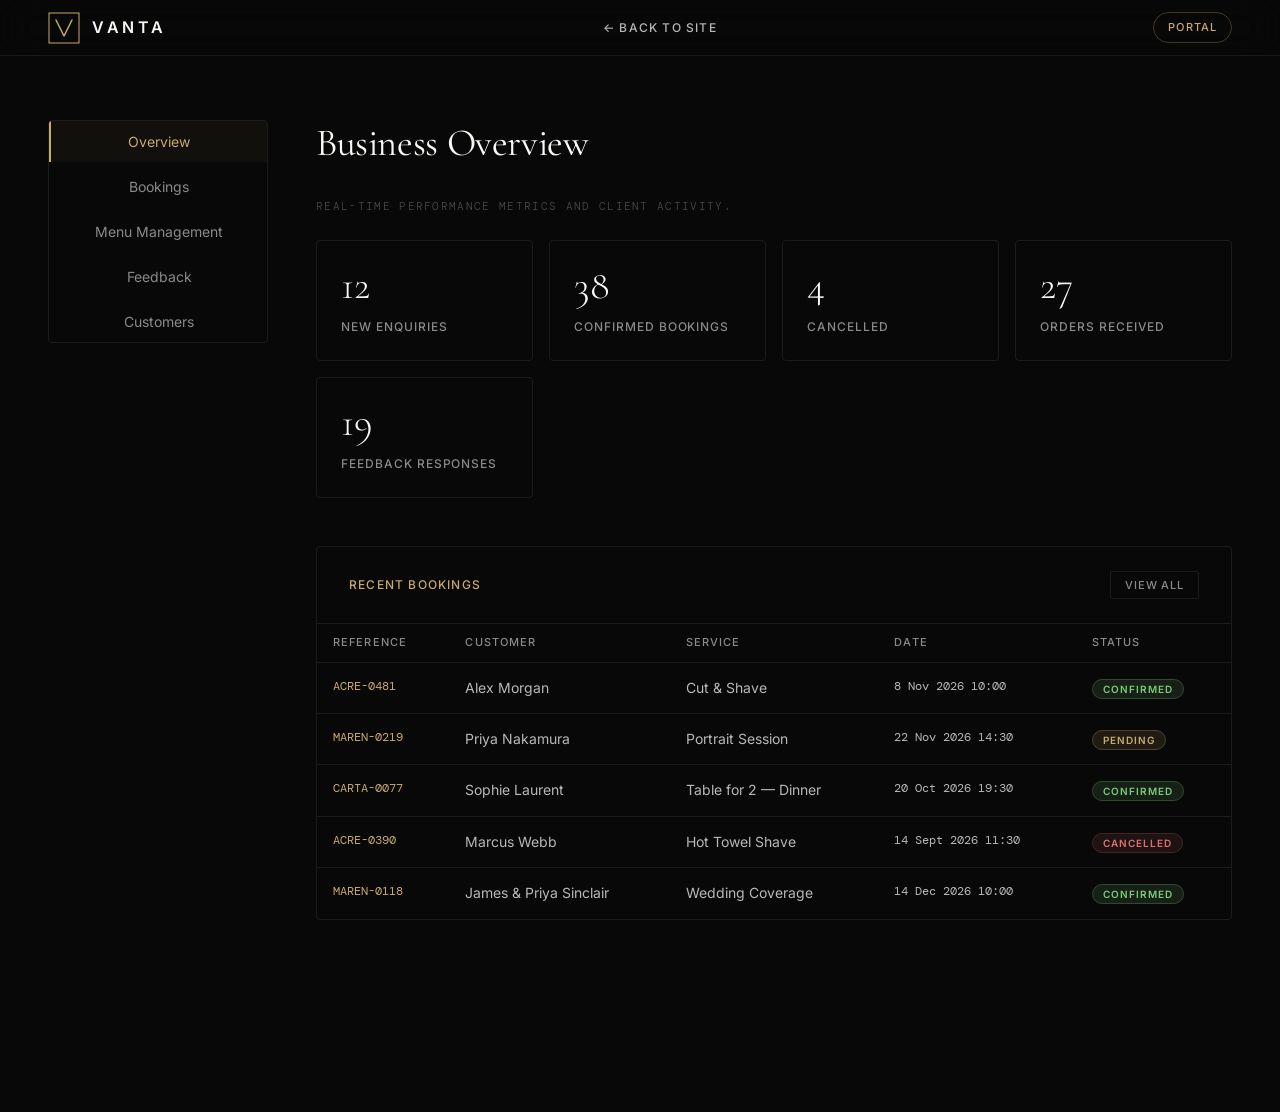
<file: vanta/admin.html>
<!DOCTYPE html>
<html lang="en">
<head>
  <meta charset="UTF-8" />
  <meta name="viewport" content="width=device-width, initial-scale=1.0" />
  <meta name="robots" content="noindex, nofollow" />
  <title>VANTA — Management Portal</title>
  <link rel="preconnect" href="https://fonts.googleapis.com" />
  <link rel="preconnect" href="https://fonts.gstatic.com" crossorigin />
  <link rel="stylesheet" href="assets/css/design-system.css" />
  <link rel="stylesheet" href="assets/css/header.css" />
  <link rel="stylesheet" href="assets/css/sections.css" />
  <link rel="icon" href="data:image/svg+xml,<svg xmlns='http://www.w3.org/2000/svg' viewBox='0 0 32 32'><rect width='32' height='32' fill='%23080808'/><text x='16' y='22' font-size='18' text-anchor='middle' fill='%23c9a96e' font-family='serif'>V</text></svg>" />
  <style>
    .admin-tab { display: none; }
    .admin-tab.active { display: block; }
    .admin-table { width: 100%; border-collapse: collapse; }
    .admin-table th {
      font-size: 0.6875rem; font-weight: 500; letter-spacing: 0.1em;
      text-transform: uppercase; color: var(--text-muted);
      padding: 10px var(--space-4); text-align: left;
      border-bottom: 1px solid var(--border);
    }
    .admin-table td {
      font-size: 0.875rem; color: var(--text-secondary);
      padding: 14px var(--space-4); border-bottom: 1px solid var(--border);
      vertical-align: top;
    }
    .admin-table tr:last-child td { border-bottom: none; }
    .admin-table tr:hover td { background: var(--bg-elevated); }
    .menu-item-admin {
      display: grid; grid-template-columns: 1fr auto;
      gap: var(--space-4); align-items: center;
      padding: var(--space-4) 0; border-bottom: 1px solid var(--border);
    }
    .menu-item-admin:last-child { border-bottom: none; }
    .admin-action-btn {
      font-size: 0.6875rem; font-weight: 500; letter-spacing: 0.08em;
      text-transform: uppercase; padding: 6px 14px;
      border: 1px solid var(--border); border-radius: var(--radius-sm);
      color: var(--text-muted); cursor: pointer; background: transparent;
      transition: all 150ms ease;
    }
    .admin-action-btn:hover { border-color: var(--c-gold); color: var(--c-gold); }
    .admin-action-btn--danger:hover { border-color: #e07070; color: #e07070; }
  </style>
</head>
<body>

<div class="toast-container" id="toast-container" aria-live="polite"></div>

<!-- Header -->
<header id="site-header" class="scrolled" role="banner">
  <div class="header-inner">
    <a href="index.html" class="brand" aria-label="VANTA home">
      <div class="brand-mark" aria-hidden="true">
        <svg viewBox="0 0 32 32" fill="none" xmlns="http://www.w3.org/2000/svg">
          <rect x="1" y="1" width="30" height="30" stroke="#c9a96e" stroke-width="1"/>
          <path d="M8 8 L16 24 L24 8" stroke="#c9a96e" stroke-width="1.5" fill="none" stroke-linecap="round" stroke-linejoin="round"/>
        </svg>
      </div>
      <span class="brand-name">Vanta</span>
    </a>
    <nav aria-label="Admin navigation" style="display:flex;align-items:center;gap:0;">
      <a href="index.html" class="nav-link">← Back to Site</a>
    </nav>
    <div class="header-actions">
      <span class="t-label" style="font-size:0.6875rem;padding:6px 14px;border:1px solid rgba(201,169,110,0.3);border-radius:100px;">Portal</span>
    </div>
  </div>
</header>

<main class="admin-page" id="main-content">
  <div class="admin-layout">

    <!-- Sidebar -->
    <aside>
      <div class="account-sidebar" role="navigation" aria-label="Admin navigation">
        <button class="account-nav-item active" data-admin-tab="overview">Overview</button>
        <button class="account-nav-item" data-admin-tab="bookings">Bookings</button>
        <button class="account-nav-item" data-admin-tab="menu">Menu Management</button>
        <button class="account-nav-item" data-admin-tab="feedback">Feedback</button>
        <button class="account-nav-item" data-admin-tab="customers">Customers</button>
      </div>
    </aside>

    <!-- Main content -->
    <div>

      <!-- Overview -->
      <div class="admin-tab active" id="admin-tab-overview">
        <h1 class="t-title" style="margin-bottom:var(--space-6);">Business Overview</h1>
        <p class="t-caption" style="margin-bottom:var(--space-5);color:var(--c-ash);">Real-time performance metrics and client activity.</p>
        <div class="admin-metrics">
          <div class="metric-card">
            <span class="metric-value">12</span>
            <span class="metric-label">New Enquiries</span>
          </div>
          <div class="metric-card">
            <span class="metric-value">38</span>
            <span class="metric-label">Confirmed Bookings</span>
          </div>
          <div class="metric-card">
            <span class="metric-value">4</span>
            <span class="metric-label">Cancelled</span>
          </div>
          <div class="metric-card">
            <span class="metric-value">27</span>
            <span class="metric-label">Orders Received</span>
          </div>
          <div class="metric-card">
            <span class="metric-value">19</span>
            <span class="metric-label">Feedback Responses</span>
          </div>
        </div>

        <div style="margin-top:var(--space-7);">
          <div class="account-section">
            <div class="account-section-header">
              <h2 class="t-label">Recent Bookings</h2>
              <button class="admin-action-btn" onclick="document.querySelector('[data-admin-tab=bookings]').click()">View all</button>
            </div>
            <div class="account-section-body" style="padding:0;">
              <table class="admin-table" aria-label="Recent bookings">
                <thead>
                  <tr>
                    <th>Reference</th>
                    <th>Customer</th>
                    <th>Service</th>
                    <th>Date</th>
                    <th>Status</th>
                  </tr>
                </thead>
                <tbody id="recent-bookings-tbody"></tbody>
              </table>
            </div>
          </div>
        </div>
      </div>

      <!-- Bookings -->
      <div class="admin-tab" id="admin-tab-bookings">
        <div style="display:flex;justify-content:space-between;align-items:center;margin-bottom:var(--space-6);flex-wrap:wrap;gap:var(--space-4);">
          <h1 class="t-title">Bookings</h1>
          <div style="display:flex;gap:var(--space-2);">
            <button class="admin-action-btn booking-status-filter active" data-status-filter="all" aria-pressed="true">All</button>
            <button class="admin-action-btn booking-status-filter" data-status-filter="confirmed" aria-pressed="false">Confirmed</button>
            <button class="admin-action-btn booking-status-filter" data-status-filter="pending" aria-pressed="false">Pending</button>
            <button class="admin-action-btn booking-status-filter" data-status-filter="cancelled" aria-pressed="false">Cancelled</button>
          </div>
        </div>
        <div class="account-section">
          <div class="account-section-body" style="padding:0;">
            <table class="admin-table" aria-label="All bookings">
              <thead>
                <tr>
                  <th>Reference</th>
                  <th>Customer</th>
                  <th>Service</th>
                  <th>Date & Time</th>
                  <th>Price</th>
                  <th>Status</th>
                  <th>Actions</th>
                </tr>
              </thead>
              <tbody id="bookings-tbody"></tbody>
            </table>
          </div>
        </div>
      </div>

      <!-- Menu Management -->
      <div class="admin-tab" id="admin-tab-menu">
        <div style="display:flex;justify-content:space-between;align-items:center;margin-bottom:var(--space-6);flex-wrap:wrap;gap:var(--space-4);">
          <h1 class="t-title">Menu Management</h1>
          <button class="btn btn--primary" onclick="showToast('Add item form would open here in a full implementation.', 'success')">+ Add Item</button>
        </div>
        <div class="account-section">
          <div class="account-section-body" id="menu-admin-list"></div>
        </div>
      </div>

      <!-- Feedback -->
      <div class="admin-tab" id="admin-tab-feedback">
        <h1 class="t-title" style="margin-bottom:var(--space-6);">Feedback Responses</h1>
        <div id="feedback-admin-content">
          <div class="account-section">
            <div class="account-section-header">
              <h2 class="t-label">Stored Responses (from this browser)</h2>
              <button class="admin-action-btn" id="clear-feedback-btn">Clear All</button>
            </div>
            <div class="account-section-body" id="feedback-admin-list">
              <p class="t-body" style="color:var(--text-muted);font-size:0.875rem;">No feedback stored yet. Submit the feedback form on the homepage to see responses here.</p>
            </div>
          </div>
        </div>
      </div>

      <!-- Customers -->
      <div class="admin-tab" id="admin-tab-customers">
        <h1 class="t-title" style="margin-bottom:var(--space-6);">Customers</h1>
        <div class="account-section">
          <div class="account-section-body" style="padding:0;">
            <table class="admin-table" aria-label="Customer list">
              <thead>
                <tr>
                  <th>Name</th>
                  <th>Email</th>
                  <th>Bookings</th>
                  <th>Last Visit</th>
                  <th>Status</th>
                </tr>
              </thead>
              <tbody id="customers-tbody"></tbody>
            </table>
          </div>
        </div>
        <p class="t-caption" style="margin-top:var(--space-4);color:var(--c-ash);">Centralized customer directory and engagement records.</p>
      </div>

    </div>
  </div>
</main>

<script src="assets/js/data.js"></script>
<script>
(function() {
  'use strict';

  /* ── Toast ── */
  window.showToast = function (message, type) {
    const container = document.getElementById('toast-container');
    if (!container) return;
    const toast = document.createElement('div');
    toast.className = 'toast' + (type ? ' toast--' + type : '');
    toast.textContent = message;
    toast.setAttribute('role', 'status');
    container.appendChild(toast);
    setTimeout(() => {
      toast.style.opacity = '0';
      toast.style.transform = 'translateY(8px)';
      toast.style.transition = 'opacity 300ms ease, transform 300ms ease';
      setTimeout(() => toast.remove(), 300);
    }, 3000);
  };

  /* ── Admin tabs ── */
  const tabBtns = document.querySelectorAll('[data-admin-tab]');
  const tabs = document.querySelectorAll('.admin-tab');

  tabBtns.forEach(btn => {
    btn.addEventListener('click', () => {
      tabBtns.forEach(b => b.classList.remove('active'));
      tabs.forEach(t => t.classList.remove('active'));
      btn.classList.add('active');
      document.getElementById('admin-tab-' + btn.dataset.adminTab)?.classList.add('active');
    });
  });

  /* ── Booking data ── */
  const baseBookings = VANTA.bookings || VANTA.demoBookings || [];
  const allBookings = [
    ...baseBookings,
    { ref: 'MAREN-0118', service: 'Wedding Coverage', date: '2026-12-14', time: '10:00', business: 'Maren Voigt Photography', status: 'confirmed', price: '£2,200', customer: 'James & Priya Sinclair', email: 'sinclair@example.com' },
    { ref: 'ACRE-0512', service: 'Beard Sculpture', date: '2026-10-18', time: '15:30', business: 'Acre Barbershop', status: 'pending', price: '£30', customer: 'David Chen', email: 'd.chen@example.com' },
    { ref: 'CARTA-0091', service: 'Table for 4 — Dinner', date: '2026-10-19', time: '20:00', business: 'Carta Restaurant', status: 'confirmed', price: '—', customer: 'Sophie Laurent', email: 's.laurent@example.com' },
    { ref: 'ACRE-0488', service: 'Hot Towel Shave', date: '2026-10-21', time: '09:30', business: 'Acre Barbershop', status: 'confirmed', price: '£45', customer: 'Marcus Webb', email: 'm.webb@example.com' },
  ];

  // Add customer/email to bookings that lack them
  const customers = [
    ['Alex Morgan', 'a.morgan@example.com'],
    ['Priya Nakamura', 'p.nakamura@example.com'],
    ['Sophie Laurent', 's.laurent@example.com'],
    ['Marcus Webb', 'm.webb@example.com'],
  ];
  baseBookings.forEach((b, i) => {
    if (!b.customer) { b.customer = customers[i % customers.length][0]; b.email = customers[i % customers.length][1]; }
  });

  /* ── Recent bookings table ── */
  const recentTbody = document.getElementById('recent-bookings-tbody');
  if (recentTbody) {
    allBookings.slice(0, 5).forEach(b => {
      const tr = document.createElement('tr');
      tr.innerHTML = `
        <td style="font-family:var(--font-mono);font-size:0.75rem;color:var(--c-gold);">${b.ref || '—'}</td>
        <td>${b.customer || '—'}</td>
        <td>${b.service}</td>
        <td style="font-family:var(--font-mono);font-size:0.75rem;">${formatDate(b.date)} ${b.time}</td>
        <td><span class="booking-status booking-status--${b.status}">${b.status}</span></td>
      `;
      recentTbody.appendChild(tr);
    });
  }

  /* ── All bookings table ── */
  let activeFilter = 'all';
  const bookingsTbody = document.getElementById('bookings-tbody');

  function renderBookings(filter) {
    if (!bookingsTbody) return;
    bookingsTbody.innerHTML = '';
    const filtered = filter === 'all' ? allBookings : allBookings.filter(b => b.status === filter);

    if (filtered.length === 0) {
      bookingsTbody.innerHTML = `<tr><td colspan="7" style="text-align:center;padding:var(--space-7);color:var(--text-muted);">No bookings found.</td></tr>`;
      return;
    }

    filtered.forEach(b => {
      const tr = document.createElement('tr');
      tr.innerHTML = `
        <td style="font-family:var(--font-mono);font-size:0.75rem;color:var(--c-gold);">${b.ref || '—'}</td>
        <td>
          <p style="color:var(--c-ivory);">${b.customer || '—'}</p>
          <p style="font-size:0.75rem;color:var(--text-muted);margin-top:2px;">${b.email || ''}</p>
        </td>
        <td>${b.service}</td>
        <td style="font-family:var(--font-mono);font-size:0.75rem;">${formatDate(b.date)}<br>${b.time}</td>
        <td style="font-family:var(--font-mono);">${b.price}</td>
        <td><span class="booking-status booking-status--${b.status}">${b.status}</span></td>
        <td>
          <div style="display:flex;gap:var(--space-2);flex-wrap:wrap;">
            ${b.status !== 'confirmed' ? `<button class="admin-action-btn" onclick="handleBookingAction('confirm','${b.ref}')">Confirm</button>` : ''}
            ${b.status !== 'cancelled' ? `<button class="admin-action-btn admin-action-btn--danger" onclick="handleBookingAction('cancel','${b.ref}')">Cancel</button>` : ''}
          </div>
        </td>
      `;
      bookingsTbody.appendChild(tr);
    });
  }

  window.handleBookingAction = function(action, ref) {
    const booking = allBookings.find(b => b.ref === ref);
    if (!booking) return;
    if (action === 'confirm') {
      booking.status = 'confirmed';
      showToast(`Booking ${ref} confirmed.`, 'success');
    } else if (action === 'cancel') {
      booking.status = 'cancelled';
      showToast(`Booking ${ref} cancelled.`, '');
    }
    renderBookings(activeFilter);
  };

  document.querySelectorAll('.booking-status-filter').forEach(btn => {
    btn.addEventListener('click', () => {
      document.querySelectorAll('.booking-status-filter').forEach(b => {
        b.classList.remove('active'); b.setAttribute('aria-pressed','false');
      });
      btn.classList.add('active'); btn.setAttribute('aria-pressed','true');
      activeFilter = btn.dataset.statusFilter;
      renderBookings(activeFilter);
    });
  });

  renderBookings('all');

  /* ── Menu management ── */
  const menuList = document.getElementById('menu-admin-list');
  if (menuList && VANTA.menuItems) {
    VANTA.menuItems.forEach(item => {
      const div = document.createElement('div');
      div.className = 'menu-item-admin';
      div.innerHTML = `
        <div>
          <p style="color:var(--c-ivory);font-family:var(--font-serif);font-size:1rem;">${item.name}</p>
          <p style="font-size:0.75rem;color:var(--text-muted);margin-top:2px;">${item.desc.substring(0,80)}…</p>
          <p style="font-family:var(--font-mono);font-size:0.75rem;color:var(--c-gold);margin-top:4px;">£${item.price.toFixed(2)} · ${item.category}</p>
        </div>
        <div style="display:flex;gap:var(--space-2);">
          <button class="admin-action-btn" onclick="showToast('Edit form would open here.','success')">Edit</button>
          <button class="admin-action-btn admin-action-btn--danger" onclick="showToast('Item would be removed.','')">Remove</button>
        </div>
      `;
      menuList.appendChild(div);
    });
  }

  /* ── Feedback ── */
  function renderFeedback() {
    const list = document.getElementById('feedback-admin-list');
    if (!list) return;
    try {
      const stored = JSON.parse(localStorage.getItem('vanta_feedback') || '[]');
      if (stored.length === 0) {
        list.innerHTML = '<p class="t-body" style="color:var(--text-muted);font-size:0.875rem;">No feedback stored yet. Submit the feedback form on the homepage to see responses here.</p>';
        return;
      }
      list.innerHTML = '';
      stored.reverse().forEach(fb => {
        const div = document.createElement('div');
        div.style.cssText = 'padding:var(--space-4) 0;border-bottom:1px solid var(--border);display:flex;flex-direction:column;gap:var(--space-2);';
        div.innerHTML = `
          <div style="display:flex;justify-content:space-between;align-items:center;">
            <p style="color:var(--c-ivory);font-size:0.9375rem;">${fb.name || 'Anonymous'} <span style="font-family:var(--font-mono);font-size:0.6875rem;color:var(--c-gold);margin-left:8px;">${'★'.repeat(fb.rating)}${'☆'.repeat(5 - fb.rating)}</span></p>
            <span class="t-caption" style="color:var(--c-ash);">${new Date(fb.timestamp).toLocaleDateString('en-GB')}</span>
          </div>
          ${fb.improve ? `<p style="font-size:0.875rem;color:var(--text-muted);">"${fb.improve}"</p>` : ''}
          ${fb.purpose ? `<p class="t-caption">Purpose: ${fb.purpose}</p>` : ''}
        `;
        list.appendChild(div);
      });
    } catch(_) {}
  }

  renderFeedback();

  document.getElementById('clear-feedback-btn')?.addEventListener('click', () => {
    localStorage.removeItem('vanta_feedback');
    renderFeedback();
    showToast('Feedback cleared.', '');
  });

  /* ── Customers ── */
  const customersTbody = document.getElementById('customers-tbody');
  const clientProfiles = [
    { name: 'Alex Morgan', email: 'a.morgan@example.com', bookings: 3, last: '2026-10-14', status: 'Active' },
    { name: 'Sophie Laurent', email: 's.laurent@example.com', bookings: 2, last: '2026-10-19', status: 'Active' },
    { name: 'Marcus Webb', email: 'm.webb@example.com', bookings: 1, last: '2026-10-21', status: 'Active' },
    { name: 'Priya Nakamura', email: 'p.nakamura@example.com', bookings: 4, last: '2026-09-30', status: 'Active' },
    { name: 'James Sinclair', email: 'sinclair@example.com', bookings: 1, last: '2026-12-14', status: 'Upcoming' },
    { name: 'David Chen', email: 'd.chen@example.com', bookings: 1, last: '2026-10-18', status: 'Pending' },
  ];
  if (customersTbody) {
    clientProfiles.forEach(c => {
      const tr = document.createElement('tr');
      tr.innerHTML = `
        <td style="color:var(--c-ivory);">${c.name}</td>
        <td>${c.email}</td>
        <td style="font-family:var(--font-mono);">${c.bookings}</td>
        <td style="font-family:var(--font-mono);font-size:0.75rem;">${formatDate(c.last)}</td>
        <td><span class="booking-status booking-status--${c.status === 'Active' ? 'confirmed' : c.status === 'Pending' ? 'pending' : 'pending'}">${c.status}</span></td>
      `;
      customersTbody.appendChild(tr);
    });
  }

  /* ── Util ── */
  function formatDate(dateStr) {
    try {
      const d = new Date(dateStr + 'T12:00:00');
      return d.toLocaleDateString('en-GB', { day:'numeric', month:'short', year:'numeric' });
    } catch(_) { return dateStr; }
  }
})();
</script>
</body>
</html>
</file>
<file: vanta/assets/css/design-system.css>
/* ============================================================
   VANTA — Design System
   Core tokens, typography, reset, utilities
   ============================================================ */

@import url('https://fonts.googleapis.com/css2?family=Cinzel:wght@400;500;600;700&family=Cormorant+Garamond:ital,wght@0,300;0,400;0,500;0,600;1,300;1,400;1,600&family=DM+Mono:ital,wght@0,300;0,400;0,500;1,300&family=Inter:wght@300;400;500;600;700&family=Playfair+Display:ital,wght@0,400;0,500;0,600;1,400;1,600&family=Space+Grotesk:wght@300;400;500;600&display=swap');

/* ── Color tokens ──────────────────────────────────────────── */
:root {
  --c-void:       #080808;
  --c-ink:        #111111;
  --c-coal:       #1a1a1a;
  --c-graphite:   #2c2c2c;
  --c-ash:        #4a4a4a;
  --c-mist:       #8a8a8a;
  --c-silver:     #b8b8b8;
  --c-smoke:      #d8d8d8;
  --c-paper:      #f0ede8;
  --c-ivory:      #faf8f5;
  --c-white:      #ffffff;

  --c-gold:       #c9a96e;
  --c-gold-light: #e8d5b0;
  --c-gold-dark:  #8a6d3f;

  --c-accent:     #c9a96e;
  --c-accent-alt: #e8d5b0;
  --c-accent-rgb: 201, 169, 110;

  /* Semantic */
  --bg-primary:   var(--c-void);
  --bg-surface:   var(--c-ink);
  --bg-elevated:  var(--c-coal);
  --text-primary: var(--c-ivory);
  --text-secondary: var(--c-silver);
  --text-muted:   var(--c-mist);
  --border:       rgba(255,255,255,0.08);
  --border-light: rgba(255,255,255,0.14);

  /* Typography options */
  --font-serif:          'Cormorant Garamond', Georgia, serif;
  --font-serif-display:  'Playfair Display', Georgia, serif;
  --font-serif-heritage: 'Cinzel', serif;
  --font-sans:           'Inter', -apple-system, system-ui, sans-serif;
  --font-grotesk:        'Space Grotesk', sans-serif;
  --font-mono:           'DM Mono', 'Courier New', monospace;

  /* Spacing scale */
  --space-1:  4px;
  --space-2:  8px;
  --space-3:  12px;
  --space-4:  16px;
  --space-5:  24px;
  --space-6:  32px;
  --space-7:  48px;
  --space-8:  64px;
  --space-9:  96px;
  --space-10: 128px;
  --space-11: 192px;
  --space-12: 256px;

  /* Radii */
  --radius-sm: 2px;
  --radius-md: 4px;
  --radius-lg: 8px;

  /* Transitions */
  --ease-out:    cubic-bezier(0.25, 0.46, 0.45, 0.94);
  --ease-in-out: cubic-bezier(0.4, 0, 0.2, 1);
  --ease-spring: cubic-bezier(0.34, 1.56, 0.64, 1);
  --dur-fast:   180ms;
  --dur-base:   320ms;
  --dur-slow:   560ms;
  --dur-xslow:  800ms;

  /* Layout */
  --max-w-site:  1440px;
  --max-w-text:  680px;
  --max-w-wide:  1200px;
  --h-header:    72px;
  --h-header-sm: 56px;

  /* Z-index scale */
  --z-base:     1;
  --z-above:    10;
  --z-header:   100;
  --z-overlay:  200;
  --z-modal:    300;
  --z-lightbox: 400;
  --z-toast:    500;
}

/* ── Global Aesthetic Themes ───────────────────────────────── */
[data-theme="bordeaux"] {
  --c-void:       #12080d;
  --c-ink:        #1a0e14;
  --c-coal:       #24151e;
  --c-gold:       #e6a763;
  --c-gold-light: #f5cf9e;
  --c-gold-dark:  #a6672d;
  --c-accent:     #e6a763;
  --c-accent-alt: #df7b8d;
  --c-accent-rgb: 230, 167, 99;
  --border:       rgba(230, 167, 99, 0.15);
  --border-light: rgba(230, 167, 99, 0.28);
}

[data-theme="atelier"] {
  --c-void:       #06110d;
  --c-ink:        #0c1a14;
  --c-coal:       #14241d;
  --c-gold:       #d4b26f;
  --c-gold-light: #ebce96;
  --c-gold-dark:  #947231;
  --c-accent:     #d4b26f;
  --c-accent-alt: #4ade80;
  --c-accent-rgb: 212, 178, 111;
  --border:       rgba(212, 178, 111, 0.16);
  --border-light: rgba(212, 178, 111, 0.28);
}

[data-theme="sapphire"] {
  --c-void:       #070b14;
  --c-ink:        #0c1322;
  --c-coal:       #131c31;
  --c-gold:       #38bdf8;
  --c-gold-light: #93c5fd;
  --c-gold-dark:  #0284c7;
  --c-accent:     #38bdf8;
  --c-accent-alt: #818cf8;
  --c-accent-rgb: 56, 189, 248;
  --border:       rgba(56, 189, 248, 0.16);
  --border-light: rgba(56, 189, 248, 0.3);
}

[data-theme="alabaster"] {
  --c-void:       #f7f6f2;
  --c-ink:        #edebe4;
  --c-coal:       #e2ded6;
  --c-graphite:   #c8c4bb;
  --c-ash:        #71717a;
  --c-mist:       #52525b;
  --c-silver:     #3f3f46;
  --c-smoke:      #27272a;
  --c-paper:      #18181b;
  --c-ivory:      #111113;
  --c-white:      #050505;
  --c-gold:       #a16207;
  --c-gold-light: #ca8a04;
  --c-gold-dark:  #713f12;
  --c-accent:     #a16207;
  --c-accent-alt: #ca8a04;
  --c-accent-rgb: 161, 98, 7;
  --border:       rgba(0, 0, 0, 0.1);
  --border-light: rgba(0, 0, 0, 0.18);
}

/* ── Typography Modes ──────────────────────────────────────── */
[data-font="cormorant"],
[data-font="classic"] {
  --font-serif: 'Cormorant Garamond', Georgia, serif;
}

[data-font="playfair"],
[data-font="contemporary"] {
  --font-serif: 'Playfair Display', Georgia, serif;
}

[data-font="grotesk"],
[data-font="architectural"] {
  --font-serif: 'Space Grotesk', -apple-system, sans-serif;
  letter-spacing: -0.02em;
}

[data-font="cinzel"],
[data-font="heritage"] {
  --font-serif: 'Cinzel', serif;
  letter-spacing: 0.04em;
}

/* ── Section Specific Themes (When Multi-Spectrum Active) ──── */
.section-theme-darkroom {
  background-color: #050506 !important;
  --border: rgba(255, 255, 255, 0.08);
  --border-light: rgba(255, 255, 255, 0.18);
  --c-gold: #e2e8f0;
  --c-gold-light: #ffffff;
  position: relative;
}

.section-theme-bordeaux {
  background: radial-gradient(ellipse 90% 60% at 50% 10%, rgba(95, 24, 45, 0.28), transparent 70%),
              linear-gradient(180deg, #13080d 0%, #0d0609 100%) !important;
  --border: rgba(230, 167, 99, 0.16);
  --border-light: rgba(230, 167, 99, 0.32);
  --c-gold: #e6a763;
  --c-gold-light: #fad6a5;
  position: relative;
}

.section-theme-atelier {
  background: radial-gradient(ellipse 90% 50% at 50% 0%, rgba(13, 38, 27, 0.35), transparent 75%),
              linear-gradient(180deg, #07120e 0%, #050c09 100%) !important;
  --border: rgba(212, 178, 111, 0.18);
  --border-light: rgba(212, 178, 111, 0.35);
  --c-gold: #d4b26f;
  --c-gold-light: #fae4b8;
  position: relative;
}

.section-theme-blueprint {
  background: radial-gradient(ellipse 80% 50% at 50% 50%, rgba(30, 58, 138, 0.22), transparent 70%),
              linear-gradient(180deg, #070a12 0%, #05070c 100%) !important;
  --border: rgba(96, 165, 250, 0.15);
  --border-light: rgba(96, 165, 250, 0.3);
  --c-gold: #60a5fa;
  --c-gold-light: #93c5fd;
  position: relative;
}

.section-theme-champagne {
  background: radial-gradient(ellipse 70% 50% at 50% 15%, rgba(201, 169, 110, 0.18), transparent 65%),
              linear-gradient(180deg, #0d0c0a 0%, #080807 100%) !important;
  --border: rgba(201, 169, 110, 0.18);
  --border-light: rgba(201, 169, 110, 0.32);
  --c-gold: #c9a96e;
  position: relative;
}

/* ── Reset ─────────────────────────────────────────────────── */
*, *::before, *::after {
  box-sizing: border-box;
  margin: 0;
  padding: 0;
}

html {
  font-size: 16px;
  scroll-behavior: smooth;
  -webkit-text-size-adjust: 100%;
  text-rendering: optimizeLegibility;
  -webkit-font-smoothing: antialiased;
  -moz-osx-font-smoothing: grayscale;
}

body {
  font-family: var(--font-sans);
  font-weight: 400;
  line-height: 1.6;
  color: var(--text-primary);
  background-color: var(--bg-primary);
  overflow-x: hidden;
  min-height: 100vh;
}

img, video {
  display: block;
  max-width: 100%;
}

a {
  color: inherit;
  text-decoration: none;
}

button {
  font-family: inherit;
  cursor: pointer;
  border: none;
  background: none;
}

input, textarea, select {
  font-family: inherit;
  font-size: inherit;
}

ul, ol { list-style: none; }

h1, h2, h3, h4, h5, h6 {
  font-weight: inherit;
  line-height: 1.1;
}

/* ── Typography ────────────────────────────────────────────── */
.t-display {
  font-family: var(--font-serif);
  font-weight: 300;
  font-size: clamp(3.5rem, 8vw, 7.5rem);
  line-height: 0.95;
  letter-spacing: -0.02em;
  color: var(--text-primary);
}

.t-headline {
  font-family: var(--font-serif);
  font-weight: 300;
  font-size: clamp(2.25rem, 5vw, 4.5rem);
  line-height: 1.05;
  letter-spacing: -0.015em;
}

.t-title {
  font-family: var(--font-serif);
  font-weight: 400;
  font-size: clamp(1.5rem, 3vw, 2.5rem);
  line-height: 1.2;
  letter-spacing: -0.01em;
}

.t-subtitle {
  font-family: var(--font-sans);
  font-weight: 300;
  font-size: clamp(1rem, 2vw, 1.25rem);
  line-height: 1.6;
  color: var(--text-secondary);
  letter-spacing: 0.01em;
}

.t-body {
  font-family: var(--font-sans);
  font-weight: 400;
  font-size: 1rem;
  line-height: 1.7;
  color: var(--text-secondary);
}

.t-caption {
  font-family: var(--font-mono);
  font-weight: 300;
  font-size: 0.6875rem;
  letter-spacing: 0.12em;
  text-transform: uppercase;
  color: var(--text-muted);
}

.t-label {
  font-family: var(--font-sans);
  font-weight: 500;
  font-size: 0.75rem;
  letter-spacing: 0.1em;
  text-transform: uppercase;
  color: var(--c-gold);
}

/* ── Layout ────────────────────────────────────────────────── */
.container {
  width: 100%;
  max-width: var(--max-w-site);
  margin: 0 auto;
  padding: 0 var(--space-7);
}

.container--narrow {
  max-width: var(--max-w-text);
  margin: 0 auto;
  padding: 0 var(--space-5);
}

.container--wide {
  max-width: var(--max-w-wide);
  margin: 0 auto;
  padding: 0 var(--space-7);
}

@media (max-width: 768px) {
  .container,
  .container--wide {
    padding: 0 var(--space-5);
  }
}

/* Section spacing */
.section {
  padding: var(--space-11) 0;
}
.section--lg {
  padding: var(--space-12) 0;
}
.section--sm {
  padding: var(--space-9) 0;
}

/* ── Buttons ───────────────────────────────────────────────── */
.btn {
  display: inline-flex;
  align-items: center;
  gap: var(--space-2);
  font-family: var(--font-sans);
  font-weight: 500;
  font-size: 0.8125rem;
  letter-spacing: 0.08em;
  text-transform: uppercase;
  padding: 14px 32px;
  border-radius: var(--radius-sm);
  transition: all var(--dur-base) var(--ease-out);
  position: relative;
  overflow: hidden;
  white-space: nowrap;
}

.btn::before {
  content: '';
  position: absolute;
  inset: 0;
  opacity: 0;
  transition: opacity var(--dur-fast) var(--ease-out);
}

.btn--primary {
  background: var(--c-gold);
  color: var(--c-void);
}

.btn--primary::before {
  background: rgba(255,255,255,0.12);
}

.btn--primary:hover::before {
  opacity: 1;
}

.btn--primary:hover {
  transform: translateY(-1px);
  box-shadow: 0 8px 32px rgba(201,169,110,0.25);
}

.btn--ghost {
  background: transparent;
  color: var(--text-primary);
  border: 1px solid var(--border-light);
}

.btn--ghost:hover {
  border-color: var(--c-gold);
  color: var(--c-gold);
  transform: translateY(-1px);
}

.btn--text {
  background: transparent;
  color: var(--text-secondary);
  padding: 14px 0;
  letter-spacing: 0.06em;
  font-size: 0.8125rem;
  position: relative;
}

.btn--text::after {
  content: '';
  position: absolute;
  bottom: 10px;
  left: 0;
  width: 0;
  height: 1px;
  background: var(--c-gold);
  transition: width var(--dur-base) var(--ease-out);
}

.btn--text:hover::after {
  width: 100%;
}

.btn--text:hover {
  color: var(--c-gold);
}

/* ── Form elements ─────────────────────────────────────────── */
.form-group {
  display: flex;
  flex-direction: column;
  gap: var(--space-2);
}

.form-label {
  font-family: var(--font-sans);
  font-size: 0.75rem;
  font-weight: 500;
  letter-spacing: 0.08em;
  text-transform: uppercase;
  color: var(--text-muted);
}

.form-input,
.form-textarea,
.form-select {
  width: 100%;
  background: var(--bg-elevated);
  border: 1px solid var(--border);
  border-radius: var(--radius-md);
  padding: 14px 16px;
  color: var(--text-primary);
  font-size: 0.9375rem;
  font-family: var(--font-sans);
  transition: border-color var(--dur-fast) var(--ease-out);
  outline: none;
  -webkit-appearance: none;
  appearance: none;
}

.form-input:focus,
.form-textarea:focus,
.form-select:focus {
  border-color: var(--c-gold);
  box-shadow: 0 0 0 3px rgba(201,169,110,0.08);
}

.form-input::placeholder,
.form-textarea::placeholder {
  color: var(--c-ash);
}

.form-textarea {
  resize: vertical;
  min-height: 120px;
}

.form-select {
  background-image: url("data:image/svg+xml,%3Csvg xmlns='http://www.w3.org/2000/svg' width='12' height='8' viewBox='0 0 12 8'%3E%3Cpath d='M1 1l5 5 5-5' stroke='%238a8a8a' stroke-width='1.5' fill='none' stroke-linecap='round'/%3E%3C/svg%3E");
  background-repeat: no-repeat;
  background-position: right 16px center;
  padding-right: 44px;
  cursor: pointer;
}

.form-error {
  font-size: 0.75rem;
  color: #e07070;
  margin-top: var(--space-1);
}

/* ── Divider ───────────────────────────────────────────────── */
.divider {
  width: 48px;
  height: 1px;
  background: var(--c-gold);
  margin: var(--space-5) 0;
}

.divider--center {
  margin: var(--space-5) auto;
}

/* ── Animate on scroll ─────────────────────────────────────── */
.reveal {
  opacity: 0;
  transform: translateY(28px);
  transition: opacity var(--dur-slow) var(--ease-out),
              transform var(--dur-slow) var(--ease-out);
}

.reveal.is-visible {
  opacity: 1;
  transform: translateY(0);
}

.reveal--delay-1 { transition-delay: 80ms; }
.reveal--delay-2 { transition-delay: 160ms; }
.reveal--delay-3 { transition-delay: 240ms; }
.reveal--delay-4 { transition-delay: 320ms; }
.reveal--delay-5 { transition-delay: 400ms; }

@media (prefers-reduced-motion: reduce) {
  .reveal {
    opacity: 1;
    transform: none;
    transition: none;
  }
}

/* ── Utility ───────────────────────────────────────────────── */
.sr-only {
  position: absolute;
  width: 1px;
  height: 1px;
  padding: 0;
  margin: -1px;
  overflow: hidden;
  clip: rect(0,0,0,0);
  white-space: nowrap;
  border-width: 0;
}

.flex { display: flex; }
.flex-col { flex-direction: column; }
.items-center { align-items: center; }
.justify-between { justify-content: space-between; }
.gap-4 { gap: var(--space-4); }
.gap-5 { gap: var(--space-5); }
.gap-6 { gap: var(--space-6); }

.text-gold { color: var(--c-gold); }
.text-muted { color: var(--text-muted); }
.text-secondary { color: var(--text-secondary); }

/* ── Scrollbar ─────────────────────────────────────────────── */
::-webkit-scrollbar { width: 6px; height: 6px; }
::-webkit-scrollbar-track { background: var(--bg-primary); }
::-webkit-scrollbar-thumb { background: var(--c-graphite); border-radius: 3px; }
::-webkit-scrollbar-thumb:hover { background: var(--c-ash); }

/* ── Selection ─────────────────────────────────────────────── */
::selection {
  background: rgba(201,169,110,0.25);
  color: var(--c-ivory);
}

/* ── Focus ─────────────────────────────────────────────────── */
:focus-visible {
  outline: 2px solid var(--c-gold);
  outline-offset: 3px;
  border-radius: var(--radius-sm);
}
</file>
<file: vanta/assets/css/header.css>
/* ============================================================
   VANTA — Header & Navigation
   ============================================================ */

/* ── Header ────────────────────────────────────────────────── */
#site-header {
  position: fixed;
  top: 0;
  left: 0;
  right: 0;
  z-index: var(--z-header);
  height: var(--h-header);
  display: flex;
  align-items: center;
  transition: background var(--dur-base) var(--ease-out),
              height var(--dur-base) var(--ease-out),
              border-color var(--dur-base) var(--ease-out);
  border-bottom: 1px solid transparent;
}

#site-header.scrolled {
  background: rgba(8, 8, 8, 0.88);
  backdrop-filter: blur(20px);
  -webkit-backdrop-filter: blur(20px);
  border-color: var(--border);
  height: var(--h-header-sm);
}

.header-inner {
  display: flex;
  align-items: center;
  justify-content: space-between;
  width: 100%;
  max-width: var(--max-w-site);
  margin: 0 auto;
  padding: 0 var(--space-7);
  gap: var(--space-6);
}

/* ── Brand mark ────────────────────────────────────────────── */
.brand {
  display: flex;
  align-items: center;
  gap: var(--space-3);
  text-decoration: none;
  flex-shrink: 0;
}

.brand-mark {
  width: 32px;
  height: 32px;
  position: relative;
}

.brand-mark svg {
  width: 100%;
  height: 100%;
}

.brand-name {
  font-family: var(--font-sans);
  font-weight: 600;
  font-size: 1rem;
  letter-spacing: 0.22em;
  text-transform: uppercase;
  color: var(--c-ivory);
  transition: color var(--dur-fast) var(--ease-out);
}

.brand:hover .brand-name {
  color: var(--c-gold);
}

/* ── Desktop nav ───────────────────────────────────────────── */
.nav-desktop {
  display: flex;
  align-items: center;
  gap: 0;
}

.nav-link {
  font-family: var(--font-sans);
  font-size: 0.75rem;
  font-weight: 500;
  letter-spacing: 0.1em;
  text-transform: uppercase;
  color: var(--text-secondary);
  padding: 8px 16px;
  position: relative;
  transition: color var(--dur-fast) var(--ease-out);
}

.nav-link::after {
  content: '';
  position: absolute;
  bottom: 4px;
  left: 16px;
  right: 16px;
  height: 1px;
  background: var(--c-gold);
  transform: scaleX(0);
  transform-origin: left;
  transition: transform var(--dur-base) var(--ease-out);
}

.nav-link:hover {
  color: var(--c-ivory);
}

.nav-link:hover::after,
.nav-link.active::after {
  transform: scaleX(1);
}

.nav-link.active {
  color: var(--c-gold);
}

/* ── Header actions ────────────────────────────────────────── */
.header-actions {
  display: flex;
  align-items: center;
  gap: var(--space-4);
  flex-shrink: 0;
}

.header-icon-btn {
  width: 36px;
  height: 36px;
  display: flex;
  align-items: center;
  justify-content: center;
  border-radius: 50%;
  color: var(--text-secondary);
  transition: color var(--dur-fast) var(--ease-out),
              background var(--dur-fast) var(--ease-out);
}

.header-icon-btn:hover {
  color: var(--c-ivory);
  background: var(--border);
}

.header-cta {
  font-size: 0.75rem;
  padding: 10px 22px;
  letter-spacing: 0.09em;
}

/* ── Mobile menu toggle ────────────────────────────────────── */
.nav-toggle {
  display: none;
  width: 36px;
  height: 36px;
  flex-direction: column;
  justify-content: center;
  align-items: center;
  gap: 5px;
  border-radius: var(--radius-sm);
  transition: background var(--dur-fast) var(--ease-out);
}

.nav-toggle:hover {
  background: var(--border);
}

.nav-toggle-line {
  display: block;
  width: 22px;
  height: 1.5px;
  background: var(--c-ivory);
  transition: transform var(--dur-base) var(--ease-in-out),
              opacity var(--dur-base) var(--ease-in-out),
              width var(--dur-base) var(--ease-in-out);
  transform-origin: center;
}

.nav-toggle.is-open .nav-toggle-line:nth-child(1) {
  transform: translateY(6.5px) rotate(45deg);
}
.nav-toggle.is-open .nav-toggle-line:nth-child(2) {
  opacity: 0;
  width: 0;
}
.nav-toggle.is-open .nav-toggle-line:nth-child(3) {
  transform: translateY(-6.5px) rotate(-45deg);
}

/* ── Mobile nav drawer ─────────────────────────────────────── */
.nav-mobile {
  position: fixed;
  inset: 0;
  z-index: calc(var(--z-header) - 1);
  background: var(--c-void);
  display: flex;
  flex-direction: column;
  padding: calc(var(--h-header) + var(--space-7)) var(--space-7) var(--space-7);
  transform: translateX(100%);
  transition: transform var(--dur-slow) var(--ease-in-out);
  overflow-y: auto;
}

.nav-mobile.is-open {
  transform: translateX(0);
}

.nav-mobile-link {
  font-family: var(--font-serif);
  font-size: 2.5rem;
  font-weight: 300;
  color: var(--text-secondary);
  padding: var(--space-4) 0;
  border-bottom: 1px solid var(--border);
  transition: color var(--dur-fast) var(--ease-out),
              padding-left var(--dur-fast) var(--ease-out);
}

.nav-mobile-link:hover {
  color: var(--c-gold);
  padding-left: var(--space-3);
}

.nav-mobile-footer {
  margin-top: auto;
  padding-top: var(--space-7);
}

/* ── Responsive ────────────────────────────────────────────── */
@media (max-width: 1024px) {
  .nav-desktop {
    display: none;
  }
  .nav-toggle {
    display: flex;
  }
  .header-cta {
    display: none;
  }
  .header-inner {
    padding: 0 var(--space-5);
  }
}
</file>
<file: vanta/assets/css/sections.css>
/* ============================================================
   VANTA — Homepage Sections CSS
   ============================================================ */

/* ── Hero ──────────────────────────────────────────────────── */
#hero {
  position: relative;
  height: 100vh;
  min-height: 600px;
  display: flex;
  align-items: flex-end;
  overflow: hidden;
}

.hero-media {
  position: absolute;
  inset: 0;
  z-index: 0;
}

.hero-video,
.hero-poster {
  width: 100%;
  height: 100%;
  object-fit: cover;
  object-position: center;
}

.hero-overlay {
  position: absolute;
  inset: 0;
  background: linear-gradient(
    to top,
    rgba(8,8,8,0.96) 0%,
    rgba(8,8,8,0.55) 40%,
    rgba(8,8,8,0.22) 70%,
    rgba(8,8,8,0.1)  100%
  );
  z-index: 1;
}

.hero-content {
  position: relative;
  z-index: 2;
  width: 100%;
  padding-bottom: var(--space-9);
  padding-top: var(--space-9);
}

.hero-inner {
  max-width: var(--max-w-site);
  margin: 0 auto;
  padding: 0 var(--space-7);
}

.hero-meta {
  display: flex;
  align-items: center;
  gap: var(--space-4);
  margin-bottom: var(--space-7);
  opacity: 0;
  animation: fadeSlideUp var(--dur-slow) var(--ease-out) 0.3s forwards;
}

.hero-status-dot {
  width: 6px;
  height: 6px;
  border-radius: 50%;
  background: var(--c-gold);
  animation: pulse 2.4s ease-in-out infinite;
}

@keyframes pulse {
  0%, 100% { opacity: 1; }
  50% { opacity: 0.3; }
}

.hero-headline {
  font-family: var(--font-serif);
  font-weight: 300;
  font-size: clamp(3.2rem, 7vw, 7rem);
  line-height: 0.96;
  letter-spacing: -0.025em;
  color: var(--c-ivory);
  max-width: 780px;
  margin-bottom: var(--space-6);
  opacity: 0;
  animation: fadeSlideUp var(--dur-slow) var(--ease-out) 0.5s forwards;
}

.hero-headline em {
  font-style: italic;
  color: var(--c-gold-light);
}

.hero-subline {
  font-family: var(--font-sans);
  font-weight: 300;
  font-size: clamp(1rem, 2vw, 1.125rem);
  line-height: 1.6;
  color: rgba(250,248,245,0.65);
  max-width: 460px;
  margin-bottom: var(--space-8);
  opacity: 0;
  animation: fadeSlideUp var(--dur-slow) var(--ease-out) 0.7s forwards;
}

.hero-actions {
  display: flex;
  align-items: center;
  gap: var(--space-6);
  flex-wrap: wrap;
  opacity: 0;
  animation: fadeSlideUp var(--dur-slow) var(--ease-out) 0.9s forwards;
}

/* Scroll indicator */
.hero-scroll {
  position: absolute;
  bottom: var(--space-6);
  left: 50%;
  transform: translateX(-50%);
  z-index: 2;
  display: flex;
  flex-direction: column;
  align-items: center;
  gap: var(--space-2);
  opacity: 0;
  animation: fadeIn var(--dur-slow) var(--ease-out) 1.6s forwards;
}

.hero-scroll-line {
  width: 1px;
  height: 48px;
  background: linear-gradient(to bottom, var(--c-gold), transparent);
  animation: scrollPulse 2.2s ease-in-out infinite;
}

@keyframes scrollPulse {
  0% { transform: scaleY(0); transform-origin: top; opacity: 1; }
  50% { transform: scaleY(1); transform-origin: top; opacity: 1; }
  51% { transform: scaleY(1); transform-origin: bottom; opacity: 1; }
  100% { transform: scaleY(0); transform-origin: bottom; opacity: 0; }
}

@keyframes fadeSlideUp {
  from { opacity: 0; transform: translateY(24px); }
  to { opacity: 1; transform: translateY(0); }
}

@keyframes fadeIn {
  from { opacity: 0; }
  to { opacity: 1; }
}

/* ── Statement Section ──────────────────────────────────────── */
#statement {
  padding: var(--space-12) 0;
  background: var(--bg-primary);
}

.statement-layout {
  display: grid;
  grid-template-columns: 1fr 1fr;
  gap: var(--space-10);
  align-items: center;
  max-width: var(--max-w-wide);
  margin: 0 auto;
  padding: 0 var(--space-7);
}

.statement-headline {
  font-family: var(--font-serif);
  font-weight: 300;
  font-size: clamp(2.5rem, 5vw, 4.25rem);
  line-height: 1.05;
  letter-spacing: -0.02em;
  color: var(--c-ivory);
}

.statement-body {
  display: flex;
  flex-direction: column;
  gap: var(--space-5);
  padding-left: var(--space-7);
  border-left: 1px solid var(--border);
}

.statement-number {
  font-family: var(--font-mono);
  font-size: 0.6875rem;
  letter-spacing: 0.12em;
  color: var(--c-gold);
  text-transform: uppercase;
}

@media (max-width: 900px) {
  .statement-layout {
    grid-template-columns: 1fr;
    gap: var(--space-8);
  }
  .statement-body {
    padding-left: 0;
    border-left: none;
    border-top: 1px solid var(--border);
    padding-top: var(--space-5);
  }
}

/* ── Experience Selector ────────────────────────────────────── */
#experiences {
  padding: var(--space-11) 0;
  background: var(--bg-surface);
}

.experiences-header {
  max-width: var(--max-w-wide);
  margin: 0 auto;
  padding: 0 var(--space-7);
  margin-bottom: var(--space-9);
  display: flex;
  justify-content: space-between;
  align-items: flex-end;
  gap: var(--space-6);
}

.exp-tabs {
  display: flex;
  gap: 0;
  border-bottom: 1px solid var(--border);
  max-width: var(--max-w-wide);
  margin: 0 auto;
  padding: 0 var(--space-7);
  margin-bottom: var(--space-9);
  overflow-x: auto;
  -webkit-overflow-scrolling: touch;
  scrollbar-width: none;
}

.exp-tabs::-webkit-scrollbar { display: none; }

.exp-tab {
  font-family: var(--font-sans);
  font-size: 0.75rem;
  font-weight: 500;
  letter-spacing: 0.1em;
  text-transform: uppercase;
  color: var(--text-muted);
  padding: 12px 24px 12px 0;
  margin-right: 24px;
  position: relative;
  white-space: nowrap;
  transition: color var(--dur-fast) var(--ease-out);
  cursor: pointer;
}

.exp-tab::after {
  content: '';
  position: absolute;
  bottom: -1px;
  left: 0;
  right: 24px;
  height: 1px;
  background: var(--c-gold);
  transform: scaleX(0);
  transform-origin: left;
  transition: transform var(--dur-base) var(--ease-out);
}

.exp-tab.active {
  color: var(--c-ivory);
}

.exp-tab.active::after {
  transform: scaleX(1);
}

.exp-tab:hover {
  color: var(--text-secondary);
}

.exp-panels {
  max-width: var(--max-w-wide);
  margin: 0 auto;
  padding: 0 var(--space-7);
}

.exp-panel {
  display: none;
}

.exp-panel.active {
  display: grid;
  grid-template-columns: 1fr 1fr;
  gap: var(--space-10);
  align-items: center;
}

.exp-panel-image {
  aspect-ratio: 4/5;
  overflow: hidden;
  border-radius: var(--radius-sm);
  position: relative;
}

.exp-panel-image img {
  width: 100%;
  height: 100%;
  object-fit: cover;
  transition: transform var(--dur-xslow) var(--ease-out);
}

.exp-panel-image:hover img {
  transform: scale(1.04);
}

.exp-panel-content {
  display: flex;
  flex-direction: column;
  gap: var(--space-5);
}

.exp-industry-tag {
  font-family: var(--font-mono);
  font-size: 0.6875rem;
  letter-spacing: 0.14em;
  text-transform: uppercase;
  color: var(--c-gold);
}

.exp-name {
  font-family: var(--font-serif);
  font-weight: 300;
  font-size: clamp(2rem, 4vw, 3.25rem);
  line-height: 1.05;
  letter-spacing: -0.015em;
}

.exp-services {
  display: flex;
  flex-direction: column;
  gap: var(--space-2);
}

.exp-service-item {
  display: flex;
  align-items: center;
  gap: var(--space-3);
  font-size: 0.875rem;
  color: var(--text-secondary);
}

.exp-service-item::before {
  content: '';
  width: 4px;
  height: 4px;
  border-radius: 50%;
  background: var(--c-gold);
  flex-shrink: 0;
}

.exp-actions {
  display: flex;
  align-items: center;
  gap: var(--space-5);
  margin-top: var(--space-3);
}

@media (max-width: 768px) {
  .exp-panel.active {
    grid-template-columns: 1fr;
    gap: var(--space-6);
  }

  .exp-panel-image {
    aspect-ratio: 16/9;
  }

  .experiences-header {
    flex-direction: column;
    align-items: flex-start;
  }
}

/* ── Gallery Section ────────────────────────────────────────── */
#gallery {
  padding: var(--space-11) 0;
  background: var(--bg-primary);
}

.gallery-header {
  max-width: var(--max-w-wide);
  margin: 0 auto var(--space-9);
  padding: 0 var(--space-7);
  display: flex;
  justify-content: space-between;
  align-items: flex-end;
  gap: var(--space-6);
  flex-wrap: wrap;
}

.gallery-filters {
  display: flex;
  gap: var(--space-2);
  flex-wrap: wrap;
}

.gallery-filter {
  font-family: var(--font-sans);
  font-size: 0.75rem;
  font-weight: 500;
  letter-spacing: 0.08em;
  text-transform: uppercase;
  color: var(--text-muted);
  padding: 8px 18px;
  border: 1px solid var(--border);
  border-radius: 100px;
  cursor: pointer;
  transition: all var(--dur-fast) var(--ease-out);
  background: transparent;
}

.gallery-filter:hover {
  color: var(--c-ivory);
  border-color: var(--border-light);
}

.gallery-filter.active {
  background: var(--c-gold);
  color: var(--c-void);
  border-color: var(--c-gold);
}

/* Asymmetric masonry grid */
.gallery-grid {
  max-width: var(--max-w-site);
  margin: 0 auto;
  padding: 0 var(--space-7);
  columns: 3;
  column-gap: var(--space-4);
}

.gallery-item {
  break-inside: avoid;
  margin-bottom: var(--space-4);
  overflow: hidden;
  cursor: pointer;
  position: relative;
  border-radius: var(--radius-sm);
}

.gallery-item img {
  width: 100%;
  height: 100%;
  object-fit: cover;
  display: block;
  transition: transform var(--dur-slow) var(--ease-out);
}

.gallery-item-overlay {
  position: absolute;
  inset: 0;
  background: rgba(8,8,8,0);
  display: flex;
  flex-direction: column;
  justify-content: flex-end;
  padding: var(--space-5);
  transition: background var(--dur-base) var(--ease-out);
}

.gallery-item-meta {
  transform: translateY(12px);
  opacity: 0;
  transition: transform var(--dur-base) var(--ease-out),
              opacity var(--dur-base) var(--ease-out);
}

.gallery-item:hover img {
  transform: scale(1.04);
}

.gallery-item:hover .gallery-item-overlay {
  background: rgba(8,8,8,0.6);
}

.gallery-item:hover .gallery-item-meta {
  transform: translateY(0);
  opacity: 1;
}

.gallery-item-title {
  font-family: var(--font-serif);
  font-size: 1.125rem;
  color: var(--c-ivory);
  font-weight: 300;
}

.gallery-item-cat {
  font-family: var(--font-mono);
  font-size: 0.625rem;
  letter-spacing: 0.12em;
  text-transform: uppercase;
  color: var(--c-gold);
  margin-top: 4px;
}

@media (max-width: 900px) {
  .gallery-grid { columns: 2; }
}

@media (max-width: 540px) {
  .gallery-grid { columns: 1; }
}

/* ── Lightbox ──────────────────────────────────────────────── */
#lightbox {
  position: fixed;
  inset: 0;
  z-index: var(--z-lightbox);
  background: rgba(8,8,8,0.96);
  display: flex;
  align-items: center;
  justify-content: center;
  opacity: 0;
  pointer-events: none;
  transition: opacity var(--dur-base) var(--ease-out);
}

#lightbox.is-open {
  opacity: 1;
  pointer-events: all;
}

.lightbox-media {
  max-width: 90vw;
  max-height: 85vh;
  object-fit: contain;
  border-radius: var(--radius-sm);
}

.lightbox-close {
  position: absolute;
  top: var(--space-6);
  right: var(--space-6);
  width: 44px;
  height: 44px;
  display: flex;
  align-items: center;
  justify-content: center;
  border-radius: 50%;
  color: var(--text-secondary);
  border: 1px solid var(--border);
  transition: all var(--dur-fast) var(--ease-out);
}

.lightbox-close:hover {
  color: var(--c-ivory);
  border-color: var(--border-light);
}

.lightbox-prev,
.lightbox-next {
  position: absolute;
  top: 50%;
  transform: translateY(-50%);
  width: 48px;
  height: 48px;
  display: flex;
  align-items: center;
  justify-content: center;
  border-radius: 50%;
  color: var(--text-secondary);
  border: 1px solid var(--border);
  transition: all var(--dur-fast) var(--ease-out);
}

.lightbox-prev { left: var(--space-6); }
.lightbox-next { right: var(--space-6); }

.lightbox-prev:hover,
.lightbox-next:hover {
  color: var(--c-ivory);
  border-color: var(--border-light);
  background: var(--bg-elevated);
}

.lightbox-caption {
  position: absolute;
  bottom: var(--space-7);
  left: 50%;
  transform: translateX(-50%);
  text-align: center;
  white-space: nowrap;
}

/* ── Restaurant Section ─────────────────────────────────────── */
#restaurant {
  padding: var(--space-11) 0;
  background: var(--bg-surface);
}

.restaurant-header {
  max-width: var(--max-w-wide);
  margin: 0 auto var(--space-9);
  padding: 0 var(--space-7);
  display: grid;
  grid-template-columns: 1fr 1fr;
  gap: var(--space-10);
  align-items: end;
}

.restaurant-meta-block {
  display: flex;
  flex-direction: column;
  gap: var(--space-3);
}

.restaurant-hours {
  display: flex;
  gap: var(--space-6);
}

.restaurant-hour-group {
  display: flex;
  flex-direction: column;
  gap: var(--space-1);
}

.restaurant-hour-day {
  font-size: 0.6875rem;
  letter-spacing: 0.1em;
  text-transform: uppercase;
  color: var(--text-muted);
}

.restaurant-hour-time {
  font-family: var(--font-mono);
  font-size: 0.875rem;
  color: var(--text-secondary);
}

.menu-categories {
  display: flex;
  gap: var(--space-2);
  flex-wrap: wrap;
  max-width: var(--max-w-wide);
  margin: 0 auto var(--space-8);
  padding: 0 var(--space-7);
}

.menu-cat-btn {
  font-family: var(--font-sans);
  font-size: 0.75rem;
  font-weight: 500;
  letter-spacing: 0.08em;
  text-transform: uppercase;
  color: var(--text-muted);
  padding: 8px 18px;
  border: 1px solid var(--border);
  border-radius: 2px;
  cursor: pointer;
  transition: all var(--dur-fast) var(--ease-out);
  background: transparent;
}

.menu-cat-btn.active {
  background: var(--c-void);
  color: var(--c-ivory);
  border-color: var(--c-ivory);
}

.menu-cat-btn:hover:not(.active) {
  border-color: var(--border-light);
  color: var(--text-secondary);
}

.menu-grid {
  max-width: var(--max-w-wide);
  margin: 0 auto;
  padding: 0 var(--space-7);
  display: grid;
  grid-template-columns: repeat(auto-fill, minmax(320px, 1fr));
  gap: var(--space-4);
}

.menu-item {
  background: var(--bg-elevated);
  border: 1px solid var(--border);
  border-radius: var(--radius-md);
  overflow: hidden;
  transition: border-color var(--dur-fast) var(--ease-out),
              transform var(--dur-fast) var(--ease-out);
  display: flex;
  flex-direction: column;
}

.menu-item:hover {
  border-color: var(--border-light);
  transform: translateY(-2px);
}

.menu-item-img {
  aspect-ratio: 16/10;
  overflow: hidden;
  background: var(--bg-primary);
}

.menu-item-img img {
  width: 100%;
  height: 100%;
  object-fit: cover;
  transition: transform var(--dur-slow) var(--ease-out);
}

.menu-item:hover .menu-item-img img {
  transform: scale(1.05);
}

.menu-item-body {
  padding: var(--space-5);
  flex: 1;
  display: flex;
  flex-direction: column;
  gap: var(--space-3);
}

.menu-item-header {
  display: flex;
  justify-content: space-between;
  align-items: flex-start;
  gap: var(--space-3);
}

.menu-item-name {
  font-family: var(--font-serif);
  font-size: 1.25rem;
  font-weight: 400;
  color: var(--c-ivory);
  line-height: 1.2;
}

.menu-item-price {
  font-family: var(--font-mono);
  font-size: 1rem;
  color: var(--c-gold);
  white-space: nowrap;
  flex-shrink: 0;
}

.menu-item-desc {
  font-size: 0.875rem;
  color: var(--text-muted);
  line-height: 1.6;
}

.menu-item-tags {
  display: flex;
  gap: var(--space-2);
  flex-wrap: wrap;
  margin-top: auto;
}

.menu-tag {
  font-size: 0.625rem;
  font-weight: 500;
  letter-spacing: 0.08em;
  text-transform: uppercase;
  padding: 3px 10px;
  border-radius: 100px;
  border: 1px solid;
}

.menu-tag--vg {
  color: #7acc7a;
  border-color: rgba(122,204,122,0.3);
  background: rgba(122,204,122,0.06);
}

.menu-tag--ve {
  color: #70c0d0;
  border-color: rgba(112,192,208,0.3);
  background: rgba(112,192,208,0.06);
}

.menu-tag--gf {
  color: #d0a870;
  border-color: rgba(208,168,112,0.3);
  background: rgba(208,168,112,0.06);
}

.menu-tag--sp {
  color: #e07070;
  border-color: rgba(224,112,112,0.3);
  background: rgba(224,112,112,0.06);
}

.menu-item-add {
  margin-top: var(--space-4);
  width: 100%;
  padding: 12px;
  background: transparent;
  border: 1px solid var(--border);
  border-radius: var(--radius-sm);
  color: var(--text-secondary);
  font-size: 0.75rem;
  font-weight: 500;
  letter-spacing: 0.08em;
  text-transform: uppercase;
  cursor: pointer;
  transition: all var(--dur-fast) var(--ease-out);
}

.menu-item-add:hover {
  background: var(--c-gold);
  border-color: var(--c-gold);
  color: var(--c-void);
}

@media (max-width: 768px) {
  .restaurant-header {
    grid-template-columns: 1fr;
    gap: var(--space-6);
  }
}

/* ── Cart Panel ─────────────────────────────────────────────── */
#cart-panel {
  position: fixed;
  top: 0;
  right: 0;
  bottom: 0;
  width: 400px;
  max-width: 95vw;
  background: var(--c-ink);
  border-left: 1px solid var(--border);
  z-index: var(--z-modal);
  display: flex;
  flex-direction: column;
  transform: translateX(100%);
  transition: transform var(--dur-slow) var(--ease-in-out);
  overflow: hidden;
}

#cart-panel.is-open {
  transform: translateX(0);
}

.cart-header {
  display: flex;
  justify-content: space-between;
  align-items: center;
  padding: var(--space-6) var(--space-6) var(--space-5);
  border-bottom: 1px solid var(--border);
}

.cart-items {
  flex: 1;
  overflow-y: auto;
  padding: var(--space-5) var(--space-6);
  display: flex;
  flex-direction: column;
  gap: var(--space-4);
}

.cart-item {
  display: flex;
  gap: var(--space-4);
  align-items: flex-start;
  padding-bottom: var(--space-4);
  border-bottom: 1px solid var(--border);
}

.cart-item:last-child {
  border-bottom: none;
}

.cart-item-info { flex: 1; }

.cart-item-name {
  font-family: var(--font-serif);
  font-size: 1rem;
  color: var(--c-ivory);
}

.cart-item-price {
  font-family: var(--font-mono);
  font-size: 0.875rem;
  color: var(--c-gold);
  margin-top: 4px;
}

.cart-qty {
  display: flex;
  align-items: center;
  gap: var(--space-3);
  margin-top: var(--space-2);
}

.cart-qty-btn {
  width: 28px;
  height: 28px;
  border: 1px solid var(--border);
  border-radius: var(--radius-sm);
  display: flex;
  align-items: center;
  justify-content: center;
  font-size: 1.125rem;
  line-height: 1;
  color: var(--text-secondary);
  cursor: pointer;
  transition: all var(--dur-fast) var(--ease-out);
}

.cart-qty-btn:hover {
  border-color: var(--c-gold);
  color: var(--c-gold);
}

.cart-qty-val {
  font-family: var(--font-mono);
  font-size: 0.875rem;
  min-width: 20px;
  text-align: center;
}

.cart-empty {
  flex: 1;
  display: flex;
  flex-direction: column;
  align-items: center;
  justify-content: center;
  gap: var(--space-4);
  padding: var(--space-9) var(--space-6);
  text-align: center;
}

.cart-footer {
  border-top: 1px solid var(--border);
  padding: var(--space-5) var(--space-6) var(--space-7);
  display: flex;
  flex-direction: column;
  gap: var(--space-4);
}

.cart-line {
  display: flex;
  justify-content: space-between;
  align-items: center;
}

.cart-total {
  font-family: var(--font-serif);
  font-size: 1.5rem;
  color: var(--c-ivory);
}

.cart-overlay {
  position: fixed;
  inset: 0;
  background: rgba(8,8,8,0.6);
  z-index: calc(var(--z-modal) - 1);
  opacity: 0;
  pointer-events: none;
  transition: opacity var(--dur-base) var(--ease-out);
}

.cart-overlay.is-active {
  opacity: 1;
  pointer-events: all;
}

/* ── Booking Section ────────────────────────────────────────── */
#booking {
  padding: var(--space-11) 0;
  background: var(--bg-primary);
}

.booking-layout {
  display: grid;
  grid-template-columns: 1fr 1.5fr;
  gap: var(--space-10);
  max-width: var(--max-w-wide);
  margin: 0 auto;
  padding: 0 var(--space-7);
  align-items: start;
}

.booking-info {
  display: flex;
  flex-direction: column;
  gap: var(--space-5);
  position: sticky;
  top: calc(var(--h-header-sm) + var(--space-6));
}

.booking-form-area {
  display: flex;
  flex-direction: column;
  gap: var(--space-6);
}

/* Steps */
.booking-steps {
  display: flex;
  align-items: center;
  gap: 0;
  margin-bottom: var(--space-7);
  overflow-x: auto;
  -webkit-overflow-scrolling: touch;
  scrollbar-width: none;
}

.booking-steps::-webkit-scrollbar { display: none; }

.booking-step {
  display: flex;
  align-items: center;
  gap: 0;
  flex-shrink: 0;
}

.step-num {
  width: 28px;
  height: 28px;
  border-radius: 50%;
  border: 1px solid var(--border);
  display: flex;
  align-items: center;
  justify-content: center;
  font-family: var(--font-mono);
  font-size: 0.6875rem;
  color: var(--text-muted);
  transition: all var(--dur-fast) var(--ease-out);
}

.step-label {
  font-size: 0.6875rem;
  font-weight: 500;
  letter-spacing: 0.08em;
  text-transform: uppercase;
  color: var(--text-muted);
  margin-left: var(--space-2);
  white-space: nowrap;
  transition: color var(--dur-fast) var(--ease-out);
}

.step-connector {
  width: 32px;
  height: 1px;
  background: var(--border);
  margin: 0 var(--space-3);
  flex-shrink: 0;
}

.booking-step.active .step-num {
  background: var(--c-gold);
  border-color: var(--c-gold);
  color: var(--c-void);
}

.booking-step.active .step-label {
  color: var(--c-ivory);
}

.booking-step.done .step-num {
  background: var(--bg-elevated);
  border-color: var(--border-light);
  color: var(--c-gold);
}

.booking-step.done .step-label {
  color: var(--text-muted);
}

/* Service selector */
.service-options {
  display: grid;
  grid-template-columns: 1fr 1fr;
  gap: var(--space-3);
}

.service-option {
  border: 1px solid var(--border);
  border-radius: var(--radius-md);
  padding: var(--space-5);
  cursor: pointer;
  transition: all var(--dur-fast) var(--ease-out);
  display: flex;
  flex-direction: column;
  gap: var(--space-2);
}

.service-option:hover {
  border-color: var(--border-light);
}

.service-option.selected {
  border-color: var(--c-gold);
  background: rgba(201,169,110,0.06);
}

.service-option-name {
  font-family: var(--font-serif);
  font-size: 1.125rem;
  color: var(--c-ivory);
}

.service-option-meta {
  font-family: var(--font-mono);
  font-size: 0.75rem;
  color: var(--text-muted);
}

.service-option-price {
  font-family: var(--font-mono);
  font-size: 1rem;
  color: var(--c-gold);
  margin-top: auto;
}

/* Calendar */
.booking-calendar {
  border: 1px solid var(--border);
  border-radius: var(--radius-md);
  overflow: hidden;
}

.cal-header {
  display: flex;
  align-items: center;
  justify-content: space-between;
  padding: var(--space-4) var(--space-5);
  border-bottom: 1px solid var(--border);
}

.cal-nav {
  width: 32px;
  height: 32px;
  display: flex;
  align-items: center;
  justify-content: center;
  border-radius: var(--radius-sm);
  color: var(--text-secondary);
  cursor: pointer;
  transition: all var(--dur-fast) var(--ease-out);
  border: 1px solid var(--border);
}

.cal-nav:hover {
  color: var(--c-ivory);
  border-color: var(--border-light);
}

.cal-title {
  font-family: var(--font-sans);
  font-size: 0.875rem;
  font-weight: 500;
  color: var(--c-ivory);
  letter-spacing: 0.04em;
}

.cal-grid {
  display: grid;
  grid-template-columns: repeat(7, 1fr);
}

.cal-day-name {
  padding: var(--space-2) var(--space-1);
  text-align: center;
  font-family: var(--font-mono);
  font-size: 0.625rem;
  letter-spacing: 0.08em;
  text-transform: uppercase;
  color: var(--text-muted);
}

.cal-day {
  padding: 8px 4px;
  text-align: center;
  font-size: 0.875rem;
  font-family: var(--font-mono);
  color: var(--text-secondary);
  cursor: pointer;
  border-radius: var(--radius-sm);
  transition: all var(--dur-fast) var(--ease-out);
  margin: 2px;
}

.cal-day:hover:not(.disabled):not(.empty) {
  background: var(--bg-elevated);
  color: var(--c-ivory);
}

.cal-day.selected {
  background: var(--c-gold);
  color: var(--c-void);
  font-weight: 600;
}

.cal-day.today {
  color: var(--c-gold);
  font-weight: 600;
}

.cal-day.disabled,
.cal-day.empty {
  color: var(--c-graphite);
  cursor: default;
}

/* Time slots */
.time-slots {
  display: grid;
  grid-template-columns: repeat(auto-fill, minmax(100px, 1fr));
  gap: var(--space-2);
}

.time-slot {
  border: 1px solid var(--border);
  border-radius: var(--radius-sm);
  padding: 10px 8px;
  text-align: center;
  font-family: var(--font-mono);
  font-size: 0.8125rem;
  color: var(--text-secondary);
  cursor: pointer;
  transition: all var(--dur-fast) var(--ease-out);
}

.time-slot:hover:not(.unavailable) {
  border-color: var(--border-light);
  color: var(--c-ivory);
}

.time-slot.selected {
  background: var(--c-gold);
  border-color: var(--c-gold);
  color: var(--c-void);
  font-weight: 600;
}

.time-slot.unavailable {
  color: var(--c-graphite);
  cursor: default;
  text-decoration: line-through;
}

/* Booking nav */
.booking-nav {
  display: flex;
  justify-content: space-between;
  align-items: center;
  gap: var(--space-4);
}

/* Booking summary */
.booking-summary {
  border: 1px solid var(--border);
  border-radius: var(--radius-md);
  overflow: hidden;
}

.booking-summary-row {
  display: flex;
  justify-content: space-between;
  align-items: center;
  padding: var(--space-4) var(--space-5);
  border-bottom: 1px solid var(--border);
}

.booking-summary-row:last-child {
  border-bottom: none;
}

.booking-summary-key {
  font-size: 0.75rem;
  font-weight: 500;
  letter-spacing: 0.08em;
  text-transform: uppercase;
  color: var(--text-muted);
}

.booking-summary-val {
  font-family: var(--font-serif);
  font-size: 1rem;
  color: var(--c-ivory);
}

/* Booking success */
.booking-success {
  text-align: center;
  padding: var(--space-9) var(--space-6);
  display: flex;
  flex-direction: column;
  align-items: center;
  gap: var(--space-5);
}

.booking-success-icon {
  width: 64px;
  height: 64px;
  border-radius: 50%;
  border: 1px solid var(--c-gold);
  display: flex;
  align-items: center;
  justify-content: center;
  color: var(--c-gold);
}

.booking-ref {
  font-family: var(--font-mono);
  font-size: 0.8125rem;
  letter-spacing: 0.14em;
  color: var(--c-gold);
  padding: var(--space-3) var(--space-5);
  border: 1px solid rgba(201,169,110,0.25);
  border-radius: var(--radius-sm);
  background: rgba(201,169,110,0.04);
}

@media (max-width: 768px) {
  .booking-layout {
    grid-template-columns: 1fr;
    gap: var(--space-7);
  }
  .booking-info {
    position: static;
  }
  .service-options {
    grid-template-columns: 1fr;
  }
}

/* ── Booking step transition ────────────────────────────────── */
.booking-step-content {
  opacity: 0;
  transform: translateY(14px);
  transition: opacity 280ms cubic-bezier(0.16, 1, 0.3, 1), transform 280ms cubic-bezier(0.16, 1, 0.3, 1);
  display: none;
}

.booking-step-content.active {
  display: block;
  opacity: 1;
  transform: translateY(0);
}

.booking-step-content.is-fading-out {
  opacity: 0;
  transform: translateY(-10px);
}

/* ── Services Section ───────────────────────────────────────── */
#services {
  padding: var(--space-11) 0;
  background: var(--bg-surface);
}

.services-grid {
  display: grid;
  grid-template-columns: repeat(auto-fill, minmax(280px, 1fr));
  gap: var(--space-4);
  max-width: var(--max-w-wide);
  margin: 0 auto;
  padding: 0 var(--space-7);
}

.service-card {
  border: 1px solid var(--border);
  border-radius: var(--radius-md);
  padding: var(--space-6);
  display: flex;
  flex-direction: column;
  gap: var(--space-4);
  transition: border-color var(--dur-fast) var(--ease-out),
              transform var(--dur-fast) var(--ease-out);
}

.service-card:hover {
  border-color: var(--border-light);
  transform: translateY(-2px);
}

.service-card-num {
  font-family: var(--font-mono);
  font-size: 0.6875rem;
  color: var(--c-gold);
  letter-spacing: 0.1em;
}

.service-card-name {
  font-family: var(--font-serif);
  font-size: 1.375rem;
  font-weight: 400;
  color: var(--c-ivory);
  line-height: 1.2;
}

.service-card-desc {
  font-size: 0.875rem;
  color: var(--text-muted);
  line-height: 1.65;
  flex: 1;
}

.service-card-footer {
  display: flex;
  justify-content: space-between;
  align-items: center;
  border-top: 1px solid var(--border);
  padding-top: var(--space-4);
}

.service-card-duration {
  font-family: var(--font-mono);
  font-size: 0.75rem;
  color: var(--text-muted);
}

.service-card-price {
  font-family: var(--font-mono);
  font-size: 1.125rem;
  color: var(--c-gold);
}

/* ── Process Section ────────────────────────────────────────── */
#process {
  padding: var(--space-11) 0;
  background: var(--bg-primary);
  overflow: hidden;
}

.process-steps {
  display: grid;
  grid-template-columns: repeat(4, 1fr);
  max-width: var(--max-w-wide);
  margin: var(--space-9) auto 0;
  padding: 0 var(--space-7);
  position: relative;
}

.process-steps::before {
  content: '';
  position: absolute;
  top: 28px;
  left: calc(var(--space-7) + 28px);
  right: calc(var(--space-7) + 28px);
  height: 1px;
  background: linear-gradient(to right, var(--c-gold), transparent);
  z-index: 0;
}

.process-step {
  display: flex;
  flex-direction: column;
  gap: var(--space-4);
  padding: 0 var(--space-4) 0 0;
  position: relative;
  z-index: 1;
}

.process-step-num {
  width: 56px;
  height: 56px;
  border-radius: 50%;
  border: 1px solid var(--border-light);
  display: flex;
  align-items: center;
  justify-content: center;
  font-family: var(--font-mono);
  font-size: 0.75rem;
  color: var(--c-gold);
  background: var(--bg-primary);
  letter-spacing: 0.08em;
}

.process-step-title {
  font-family: var(--font-serif);
  font-size: 1.25rem;
  font-weight: 400;
  color: var(--c-ivory);
}

.process-step-desc {
  font-size: 0.875rem;
  color: var(--text-muted);
  line-height: 1.65;
}

@media (max-width: 768px) {
  .process-steps {
    grid-template-columns: 1fr;
    gap: var(--space-6);
  }
  .process-steps::before { display: none; }
}

/* ── Reviews Section ────────────────────────────────────────── */
#reviews {
  padding: var(--space-11) 0;
  background: var(--bg-primary);
  border-top: 1px solid var(--border);
  border-bottom: 1px solid var(--border);
  position: relative;
}

.reviews-container {
  max-width: var(--max-w-wide);
  margin: 0 auto;
  padding: 0 var(--space-7);
}

.reviews-header {
  display: flex;
  justify-content: space-between;
  align-items: flex-end;
  gap: var(--space-8);
  margin-bottom: var(--space-9);
  flex-wrap: wrap;
}

.reviews-scorecard {
  display: flex;
  align-items: center;
  gap: var(--space-6);
  padding: var(--space-5) var(--space-7);
  background: var(--bg-surface);
  border: 1px solid var(--border);
  border-radius: var(--radius-md);
  box-shadow: 0 10px 30px rgba(0, 0, 0, 0.3);
}

.reviews-score-num {
  font-family: var(--font-serif);
  font-size: 3.5rem;
  line-height: 1;
  font-weight: 300;
  color: var(--c-gold);
}

.reviews-score-info {
  display: flex;
  flex-direction: column;
  gap: 4px;
}

.reviews-stars {
  display: flex;
  gap: 3px;
  color: var(--c-gold);
  font-size: 1.125rem;
}

.reviews-meta-pills {
  display: flex;
  gap: var(--space-3);
  margin-top: var(--space-4);
  flex-wrap: wrap;
}

.reviews-meta-pill {
  font-family: var(--font-mono);
  font-size: 0.6875rem;
  letter-spacing: 0.08em;
  padding: 4px 10px;
  border-radius: 100px;
  background: rgba(201, 169, 110, 0.08);
  color: var(--c-gold);
  border: 1px solid rgba(201, 169, 110, 0.2);
}

.reviews-filters {
  display: flex;
  gap: var(--space-2);
  margin-bottom: var(--space-8);
  overflow-x: auto;
  padding-bottom: 4px;
}

.reviews-filter-btn {
  font-family: var(--font-mono);
  font-size: 0.75rem;
  letter-spacing: 0.08em;
  text-transform: uppercase;
  padding: 8px 18px;
  border-radius: 100px;
  border: 1px solid var(--border);
  background: transparent;
  color: var(--text-muted);
  cursor: pointer;
  transition: all var(--dur-fast) var(--ease-out);
  white-space: nowrap;
}

.reviews-filter-btn:hover,
.reviews-filter-btn.active {
  border-color: var(--c-gold);
  color: var(--c-ivory);
  background: rgba(201, 169, 110, 0.08);
}

.reviews-grid {
  display: grid;
  grid-template-columns: repeat(auto-fill, minmax(340px, 1fr));
  gap: var(--space-6);
}

.review-card {
  background: var(--bg-surface);
  border: 1px solid var(--border);
  border-radius: var(--radius-md);
  padding: var(--space-6);
  display: flex;
  flex-direction: column;
  gap: var(--space-4);
  transition: transform var(--dur-fast) var(--ease-out),
              border-color var(--dur-fast) var(--ease-out),
              box-shadow var(--dur-fast) var(--ease-out);
}

.review-card:hover {
  transform: translateY(-3px);
  border-color: var(--border-light);
  box-shadow: 0 16px 36px rgba(0, 0, 0, 0.4);
}

.review-card-top {
  display: flex;
  justify-content: space-between;
  align-items: flex-start;
  gap: var(--space-3);
}

.review-badge {
  font-family: var(--font-mono);
  font-size: 0.625rem;
  letter-spacing: 0.08em;
  text-transform: uppercase;
  color: var(--c-gold);
  background: rgba(201, 169, 110, 0.07);
  border: 1px solid rgba(201, 169, 110, 0.2);
  padding: 3px 8px;
  border-radius: 4px;
}

.review-text {
  font-family: var(--font-serif);
  font-size: 1.0625rem;
  line-height: 1.6;
  color: var(--c-ivory);
  font-style: italic;
  font-weight: 300;
  flex: 1;
}

.review-author {
  display: flex;
  align-items: center;
  gap: var(--space-3);
  padding-top: var(--space-4);
  border-top: 1px solid var(--border);
}

.review-avatar {
  width: 38px;
  height: 38px;
  border-radius: 50%;
  background: rgba(201, 169, 110, 0.15);
  border: 1px solid rgba(201, 169, 110, 0.3);
  display: flex;
  align-items: center;
  justify-content: center;
  font-family: var(--font-serif);
  font-size: 0.9375rem;
  color: var(--c-gold);
  font-weight: 500;
}

.review-author-name {
  font-size: 0.875rem;
  color: var(--c-ivory);
  font-weight: 500;
}

.review-author-meta {
  font-size: 0.75rem;
  color: var(--text-muted);
}

/* ── Feedback Section ───────────────────────────────────────── */
#feedback {
  padding: var(--space-11) 0;
  background: var(--bg-surface);
}

.feedback-layout {
  display: grid;
  grid-template-columns: 1fr 1.4fr;
  gap: var(--space-10);
  max-width: var(--max-w-wide);
  margin: 0 auto;
  padding: 0 var(--space-7);
  align-items: start;
}

.feedback-form {
  display: flex;
  flex-direction: column;
  gap: var(--space-5);
}

.rating-group {
  display: flex;
  gap: var(--space-3);
}

.rating-btn {
  width: 44px;
  height: 44px;
  border-radius: 50%;
  border: 1px solid var(--border);
  font-family: var(--font-mono);
  font-size: 0.875rem;
  color: var(--text-muted);
  cursor: pointer;
  transition: all var(--dur-fast) var(--ease-out);
  background: transparent;
}

.rating-btn:hover {
  border-color: var(--border-light);
  color: var(--c-ivory);
}

.rating-btn.selected {
  background: var(--c-gold);
  border-color: var(--c-gold);
  color: var(--c-void);
  font-weight: 600;
}

.consent-text {
  font-size: 0.75rem;
  color: var(--text-muted);
  line-height: 1.6;
}

.feedback-success {
  display: none;
  text-align: center;
  padding: var(--space-9) 0;
  flex-direction: column;
  align-items: center;
  gap: var(--space-5);
}

.feedback-success.shown {
  display: flex;
}

@media (max-width: 768px) {
  .feedback-layout {
    grid-template-columns: 1fr;
    gap: var(--space-7);
  }
}

/* ── Closing CTA ────────────────────────────────────────────── */
#closing-cta {
  padding: var(--space-12) 0;
  background: var(--bg-primary);
  text-align: center;
  position: relative;
  overflow: hidden;
}

.closing-cta-bg {
  position: absolute;
  inset: 0;
  background: radial-gradient(ellipse at center, rgba(201,169,110,0.06) 0%, transparent 70%);
  pointer-events: none;
}

.closing-cta-inner {
  position: relative;
  z-index: 1;
  display: flex;
  flex-direction: column;
  align-items: center;
  gap: var(--space-7);
}

.closing-cta-headline {
  font-family: var(--font-serif);
  font-weight: 300;
  font-size: clamp(2.5rem, 6vw, 5rem);
  line-height: 1.05;
  letter-spacing: -0.02em;
  max-width: 700px;
}

.closing-cta-actions {
  display: flex;
  gap: var(--space-5);
  flex-wrap: wrap;
  justify-content: center;
}

/* ── Footer ─────────────────────────────────────────────────── */
#site-footer {
  background: var(--c-void);
  border-top: 1px solid var(--border);
  padding: var(--space-9) 0 var(--space-6);
}

.footer-grid {
  display: grid;
  grid-template-columns: 2fr 1fr 1fr 1fr;
  gap: var(--space-7);
  max-width: var(--max-w-wide);
  margin: 0 auto;
  padding: 0 var(--space-7);
  margin-bottom: var(--space-9);
}

.footer-brand-col {
  display: flex;
  flex-direction: column;
  gap: var(--space-4);
}

.footer-col-title {
  font-size: 0.6875rem;
  font-weight: 500;
  letter-spacing: 0.12em;
  text-transform: uppercase;
  color: var(--text-muted);
  margin-bottom: var(--space-2);
}

.footer-links {
  display: flex;
  flex-direction: column;
  gap: var(--space-2);
}

.footer-link {
  font-size: 0.875rem;
  color: var(--text-muted);
  transition: color var(--dur-fast) var(--ease-out);
}

.footer-link:hover {
  color: var(--c-ivory);
}

.footer-bottom {
  max-width: var(--max-w-wide);
  margin: 0 auto;
  padding: var(--space-5) var(--space-7) 0;
  border-top: 1px solid var(--border);
  display: flex;
  justify-content: space-between;
  align-items: center;
  flex-wrap: wrap;
  gap: var(--space-3);
}

.footer-legal {
  display: flex;
  gap: var(--space-5);
}

.footer-legal-link {
  font-size: 0.75rem;
  color: var(--text-muted);
  transition: color var(--dur-fast) var(--ease-out);
}

.footer-legal-link:hover {
  color: var(--text-secondary);
}

.footer-copyright {
  font-family: var(--font-mono);
  font-size: 0.6875rem;
  color: var(--c-ash);
  letter-spacing: 0.06em;
}

@media (max-width: 900px) {
  .footer-grid {
    grid-template-columns: 1fr 1fr;
    gap: var(--space-6);
  }
  .footer-brand-col {
    grid-column: 1 / -1;
  }
}

@media (max-width: 540px) {
  .footer-grid {
    grid-template-columns: 1fr;
  }
  .footer-brand-col {
    grid-column: auto;
  }
}



/* ── Cart FAB ───────────────────────────────────────────────── */
#cart-fab {
  position: fixed;
  bottom: var(--space-6);
  right: var(--space-6);
  z-index: var(--z-overlay);
  background: var(--c-gold);
  color: var(--c-void);
  width: 56px;
  height: 56px;
  border-radius: 50%;
  display: flex;
  align-items: center;
  justify-content: center;
  cursor: pointer;
  box-shadow: 0 8px 32px rgba(201,169,110,0.3);
  transition: transform var(--dur-fast) var(--ease-spring),
              box-shadow var(--dur-fast) var(--ease-out);
  opacity: 0;
  pointer-events: none;
  transform: scale(0.8);
}

#cart-fab.visible {
  opacity: 1;
  pointer-events: all;
  transform: scale(1);
}

#cart-fab:hover {
  transform: scale(1.08);
  box-shadow: 0 12px 48px rgba(201,169,110,0.4);
}

.cart-badge {
  position: absolute;
  top: -4px;
  right: -4px;
  width: 20px;
  height: 20px;
  border-radius: 50%;
  background: var(--c-void);
  color: var(--c-gold);
  font-family: var(--font-mono);
  font-size: 0.6875rem;
  display: flex;
  align-items: center;
  justify-content: center;
  font-weight: 600;
  border: 1px solid var(--c-gold);
}

/* ── Account / Auth Pages ───────────────────────────────────── */
.auth-page {
  min-height: 100vh;
  display: flex;
  align-items: center;
  justify-content: center;
  padding: var(--space-9) var(--space-5);
  background: var(--bg-primary);
}

.auth-card {
  width: 100%;
  max-width: 440px;
  border: 1px solid var(--border);
  border-radius: var(--radius-lg);
  padding: var(--space-8) var(--space-7);
  background: var(--bg-surface);
  display: flex;
  flex-direction: column;
  gap: var(--space-6);
}

.auth-logo {
  text-align: center;
  margin-bottom: var(--space-2);
}

.auth-toggle {
  text-align: center;
  font-size: 0.875rem;
  color: var(--text-muted);
}

.auth-toggle a {
  color: var(--c-gold);
  text-decoration: underline;
  text-underline-offset: 3px;
}

/* ── Account Area ───────────────────────────────────────────── */
.account-page {
  min-height: 100vh;
  padding-top: calc(var(--h-header-sm) + var(--space-8));
  padding-bottom: var(--space-11);
  background: var(--bg-primary);
}

.account-layout {
  display: grid;
  grid-template-columns: 240px 1fr;
  gap: var(--space-8);
  max-width: var(--max-w-wide);
  margin: 0 auto;
  padding: 0 var(--space-7);
  align-items: start;
}

.account-sidebar {
  position: sticky;
  top: calc(var(--h-header-sm) + var(--space-6));
  display: flex;
  flex-direction: column;
  gap: var(--space-1);
  border: 1px solid var(--border);
  border-radius: var(--radius-md);
  overflow: hidden;
}

.account-nav-item {
  padding: var(--space-3) var(--space-5);
  font-size: 0.875rem;
  color: var(--text-muted);
  cursor: pointer;
  transition: all var(--dur-fast) var(--ease-out);
  border-left: 2px solid transparent;
}

.account-nav-item:hover {
  color: var(--text-primary);
  background: var(--bg-elevated);
}

.account-nav-item.active {
  color: var(--c-gold);
  border-left-color: var(--c-gold);
  background: rgba(201,169,110,0.05);
}

.account-content {
  display: flex;
  flex-direction: column;
  gap: var(--space-6);
}

.account-section {
  border: 1px solid var(--border);
  border-radius: var(--radius-md);
  overflow: hidden;
}

.account-section-header {
  padding: var(--space-5) var(--space-6);
  border-bottom: 1px solid var(--border);
  display: flex;
  justify-content: space-between;
  align-items: center;
}

.account-section-body {
  padding: var(--space-5) var(--space-6);
}

.booking-list-item {
  display: flex;
  justify-content: space-between;
  align-items: flex-start;
  padding: var(--space-4) 0;
  border-bottom: 1px solid var(--border);
  gap: var(--space-4);
}

.booking-list-item:last-child { border-bottom: none; }

.booking-status {
  font-size: 0.625rem;
  font-weight: 600;
  letter-spacing: 0.1em;
  text-transform: uppercase;
  padding: 3px 10px;
  border-radius: 100px;
  white-space: nowrap;
}

.booking-status--confirmed {
  background: rgba(122,204,122,0.12);
  color: #7acc7a;
  border: 1px solid rgba(122,204,122,0.25);
}

.booking-status--pending {
  background: rgba(201,169,110,0.12);
  color: var(--c-gold);
  border: 1px solid rgba(201,169,110,0.25);
}

.booking-status--cancelled {
  background: rgba(224,112,112,0.1);
  color: #e07070;
  border: 1px solid rgba(224,112,112,0.2);
}

@media (max-width: 768px) {
  .account-layout {
    grid-template-columns: 1fr;
    gap: var(--space-5);
  }
  .account-sidebar {
    position: static;
    flex-direction: row;
    flex-wrap: wrap;
    border-radius: 0;
  }
  .account-nav-item {
    border-left: none;
    border-bottom: 2px solid transparent;
    padding: var(--space-2) var(--space-4);
  }
  .account-nav-item.active {
    border-bottom-color: var(--c-gold);
    border-left-color: transparent;
  }
}

/* ── Admin Area ─────────────────────────────────────────────── */
.admin-page {
  min-height: 100vh;
  padding-top: calc(var(--h-header-sm) + var(--space-8));
  padding-bottom: var(--space-11);
  background: var(--bg-primary);
}

.admin-layout {
  display: grid;
  grid-template-columns: 220px 1fr;
  gap: var(--space-7);
  max-width: var(--max-w-site);
  margin: 0 auto;
  padding: 0 var(--space-7);
  align-items: start;
}

.admin-metrics {
  display: grid;
  grid-template-columns: repeat(auto-fill, minmax(180px, 1fr));
  gap: var(--space-4);
}

.metric-card {
  border: 1px solid var(--border);
  border-radius: var(--radius-md);
  padding: var(--space-5);
  display: flex;
  flex-direction: column;
  gap: var(--space-3);
}

.metric-value {
  font-family: var(--font-serif);
  font-size: 2.5rem;
  font-weight: 300;
  color: var(--c-ivory);
  line-height: 1;
}

.metric-label {
  font-size: 0.75rem;
  font-weight: 500;
  letter-spacing: 0.08em;
  text-transform: uppercase;
  color: var(--text-muted);
}

@media (max-width: 900px) {
  .admin-layout {
    grid-template-columns: 1fr;
  }
}

/* ── Checkout overlay ───────────────────────────────────────── */
.checkout-overlay {
  position: fixed;
  inset: 0;
  z-index: var(--z-modal);
  background: rgba(8,8,8,0.95);
  backdrop-filter: blur(16px);
  -webkit-backdrop-filter: blur(16px);
  display: flex;
  align-items: center;
  justify-content: center;
  padding: calc(var(--space-6) + 12px) var(--space-5);
  opacity: 0;
  pointer-events: none;
  overflow-y: auto;
  transition: opacity var(--dur-base) var(--ease-out);
}

.checkout-overlay.is-open {
  opacity: 1;
  pointer-events: all;
}

.checkout-modal {
  width: 100%;
  max-width: 520px;
  max-height: calc(100vh - 60px);
  background: var(--c-ink);
  border: 1px solid var(--border);
  border-radius: var(--radius-lg);
  overflow-y: auto;
  box-shadow: 0 24px 60px rgba(0, 0, 0, 0.8), 0 0 1px 1px rgba(201, 169, 110, 0.15);
  transform: translateY(20px);
  transition: transform var(--dur-base) var(--ease-out);
}

.checkout-overlay.is-open .checkout-modal {
  transform: translateY(0);
}

.checkout-modal-header {
  padding: var(--space-6);
  border-bottom: 1px solid var(--border);
  display: flex;
  justify-content: space-between;
  align-items: center;
}

.checkout-modal-body {
  padding: var(--space-6);
  display: flex;
  flex-direction: column;
  gap: var(--space-5);
}

/* ── Toast ──────────────────────────────────────────────────── */
.toast-container {
  position: fixed;
  bottom: var(--space-6);
  left: 50%;
  transform: translateX(-50%);
  z-index: var(--z-toast);
  display: flex;
  flex-direction: column;
  gap: var(--space-2);
  align-items: center;
  pointer-events: none;
}

.toast {
  background: var(--c-ink);
  border: 1px solid var(--border-light);
  border-radius: var(--radius-md);
  padding: var(--space-3) var(--space-5);
  font-size: 0.875rem;
  color: var(--text-primary);
  white-space: nowrap;
  pointer-events: all;
  animation: toastIn var(--dur-base) var(--ease-spring) forwards;
}

.toast--success { border-color: rgba(122,204,122,0.3); color: #7acc7a; }
.toast--error   { border-color: rgba(224,112,112,0.3); color: #e07070; }

@keyframes toastIn {
  from { opacity: 0; transform: translateY(8px); }
  to   { opacity: 1; transform: translateY(0); }
}

/* ============================================================
   VANTA — Section Theming & Visual Identities
   ============================================================ */

/* ── Photography Darkroom ──────────────────────────────────── */
#gallery.section-theme-darkroom {
  background-color: #040405 !important;
  border-top: 1px solid rgba(255, 255, 255, 0.06);
  border-bottom: 1px solid rgba(255, 255, 255, 0.06);
}

#gallery.section-theme-darkroom .gallery-filter {
  font-family: var(--font-mono);
  font-size: 0.6875rem;
  letter-spacing: 0.12em;
  border-color: rgba(255, 255, 255, 0.12);
  color: var(--c-silver);
}

#gallery.section-theme-darkroom .gallery-filter.active {
  background: var(--c-white);
  color: #040405;
  border-color: var(--c-white);
  font-weight: 500;
}

#gallery.section-theme-darkroom .gallery-item {
  border: 1px solid rgba(255, 255, 255, 0.08);
  box-shadow: 0 12px 30px rgba(0, 0, 0, 0.6);
}

/* ── Restaurant Bordeaux Sommelier ─────────────────────────── */
#restaurant.section-theme-bordeaux {
  background: radial-gradient(ellipse 90% 50% at 50% 5%, rgba(120, 24, 52, 0.25), transparent 70%),
              linear-gradient(180deg, #13070c 0%, #0c0508 100%) !important;
  border-top: 1px solid rgba(230, 167, 99, 0.18);
  border-bottom: 1px solid rgba(230, 167, 99, 0.18);
}

#restaurant.section-theme-bordeaux .menu-item {
  background: linear-gradient(145deg, rgba(34, 15, 24, 0.6), rgba(18, 8, 13, 0.8));
  border-color: rgba(230, 167, 99, 0.16);
  box-shadow: 0 10px 24px rgba(0, 0, 0, 0.4);
}

#restaurant.section-theme-bordeaux .menu-item:hover {
  border-color: rgba(230, 167, 99, 0.45);
  box-shadow: 0 16px 36px rgba(120, 24, 52, 0.25);
  transform: translateY(-3px);
}

#restaurant.section-theme-bordeaux .menu-item-price {
  color: #e6a763;
  font-family: var(--font-serif-display);
}

#restaurant.section-theme-bordeaux .menu-cat-btn.active {
  background: #e6a763;
  color: #12070c;
  border-color: #e6a763;
}

/* ── Acre Atelier Heritage Green & Brass ────────────────────── */
#booking.section-theme-atelier,
#services.section-theme-atelier {
  background: radial-gradient(ellipse 85% 50% at 50% 0%, rgba(16, 46, 32, 0.3), transparent 75%),
              linear-gradient(180deg, #07120e 0%, #050d0a 100%) !important;
  border-top: 1px solid rgba(212, 178, 111, 0.18);
  border-bottom: 1px solid rgba(212, 178, 111, 0.18);
}

#booking.section-theme-atelier .booking-info {
  background: rgba(12, 28, 20, 0.6);
  border: 1px solid rgba(212, 178, 111, 0.22);
}

#booking.section-theme-atelier .service-option {
  border-color: rgba(212, 178, 111, 0.18);
  background: rgba(10, 24, 18, 0.4);
}

#booking.section-theme-atelier .service-option.selected {
  background: #d4b26f;
  border-color: #d4b26f;
  color: #050d0a;
}

#services.section-theme-atelier .service-card {
  background: linear-gradient(145deg, rgba(14, 32, 24, 0.5), rgba(7, 18, 14, 0.7));
  border-color: rgba(212, 178, 111, 0.18);
}

#services.section-theme-atelier .service-card:hover {
  border-color: rgba(212, 178, 111, 0.45);
  box-shadow: 0 16px 36px rgba(16, 46, 32, 0.35);
}

/* ── Reviews Champagne Luster ───────────────────────────────── */
#reviews.section-theme-champagne {
  background: radial-gradient(ellipse 75% 50% at 50% 15%, rgba(201, 169, 110, 0.18), transparent 70%),
              linear-gradient(180deg, #0d0c0a 0%, #070706 100%) !important;
  border-top: 1px solid rgba(201, 169, 110, 0.22);
  border-bottom: 1px solid rgba(201, 169, 110, 0.22);
}

#reviews.section-theme-champagne .review-card {
  background: linear-gradient(145deg, rgba(24, 21, 18, 0.7), rgba(14, 13, 11, 0.85));
  border-color: rgba(201, 169, 110, 0.2);
  backdrop-filter: blur(12px);
  -webkit-backdrop-filter: blur(12px);
}

/* ── Process Blueprint ──────────────────────────────────────── */
#process.section-theme-blueprint {
  background: radial-gradient(ellipse 80% 50% at 50% 50%, rgba(30, 58, 138, 0.2), transparent 70%),
              linear-gradient(180deg, #070a12 0%, #05070c 100%) !important;
  border-top: 1px solid rgba(96, 165, 250, 0.15);
  border-bottom: 1px solid rgba(96, 165, 250, 0.15);
}

#process.section-theme-blueprint .process-step-num {
  color: #60a5fa;
  border-color: rgba(96, 165, 250, 0.3);
  box-shadow: 0 0 16px rgba(96, 165, 250, 0.2);
}

/* ── Theme Studio Floating Trigger & Drawer ────────────────── */
.theme-fab {
  position: fixed;
  bottom: var(--space-6);
  left: var(--space-6);
  z-index: var(--z-header);
  background: rgba(17, 17, 17, 0.9);
  backdrop-filter: blur(16px);
  -webkit-backdrop-filter: blur(16px);
  border: 1px solid var(--c-gold);
  color: var(--c-ivory);
  padding: 10px 18px;
  border-radius: 100px;
  display: flex;
  align-items: center;
  gap: var(--space-2);
  font-family: var(--font-mono);
  font-size: 0.75rem;
  letter-spacing: 0.08em;
  text-transform: uppercase;
  cursor: pointer;
  box-shadow: 0 8px 30px rgba(0, 0, 0, 0.5), 0 0 15px rgba(201, 169, 110, 0.2);
  transition: all var(--dur-fast) var(--ease-out);
}

.theme-fab:hover {
  transform: translateY(-2px) scale(1.02);
  background: var(--c-gold);
  color: var(--c-void);
  box-shadow: 0 12px 36px rgba(201, 169, 110, 0.4);
}

.theme-fab-icon {
  color: var(--c-gold);
  transition: transform var(--dur-fast) var(--ease-out);
}

.theme-fab:hover .theme-fab-icon {
  color: var(--c-void);
  transform: rotate(90deg);
}

/* Header Studio Trigger */
.theme-header-btn {
  display: inline-flex;
  align-items: center;
  gap: 6px;
  background: rgba(201, 169, 110, 0.08);
  border: 1px solid rgba(201, 169, 110, 0.25);
  color: var(--c-gold);
  font-family: var(--font-mono);
  font-size: 0.6875rem;
  letter-spacing: 0.08em;
  text-transform: uppercase;
  padding: 7px 14px;
  border-radius: 100px;
  cursor: pointer;
  transition: all var(--dur-fast) var(--ease-out);
}

.theme-header-btn:hover {
  background: var(--c-gold);
  color: var(--c-void);
  border-color: var(--c-gold);
}

/* Theme Studio Drawer Overlay */
.theme-drawer-overlay {
  position: fixed;
  inset: 0;
  z-index: var(--z-modal);
  background: rgba(4, 4, 6, 0.75);
  backdrop-filter: blur(12px);
  -webkit-backdrop-filter: blur(12px);
  opacity: 0;
  pointer-events: none;
  transition: opacity var(--dur-base) var(--ease-out);
}

.theme-drawer-overlay.is-open {
  opacity: 1;
  pointer-events: all;
}

.theme-drawer {
  position: fixed;
  top: 0;
  right: 0;
  bottom: 0;
  width: 440px;
  max-width: 95vw;
  background: var(--c-ink);
  border-left: 1px solid var(--border-light);
  z-index: calc(var(--z-modal) + 1);
  display: flex;
  flex-direction: column;
  transform: translateX(100%);
  transition: transform var(--dur-slow) var(--ease-in-out);
  box-shadow: -16px 0 50px rgba(0, 0, 0, 0.8);
  overflow: hidden;
}

.theme-drawer.is-open {
  transform: translateX(0);
}

.theme-drawer-header {
  padding: var(--space-6);
  border-bottom: 1px solid var(--border);
  display: flex;
  justify-content: space-between;
  align-items: flex-start;
}

.theme-drawer-body {
  padding: var(--space-6);
  overflow-y: auto;
  flex: 1;
  display: flex;
  flex-direction: column;
  gap: var(--space-6);
}

.theme-section-title {
  font-family: var(--font-mono);
  font-size: 0.6875rem;
  letter-spacing: 0.12em;
  text-transform: uppercase;
  color: var(--c-gold);
  margin-bottom: var(--space-3);
  display: flex;
  justify-content: space-between;
  align-items: center;
}

/* Mode cards */
.theme-options-grid {
  display: grid;
  grid-template-columns: 1fr 1fr;
  gap: var(--space-3);
}

.theme-card-option {
  border: 1px solid var(--border);
  border-radius: var(--radius-md);
  padding: var(--space-4);
  background: var(--bg-surface);
  cursor: pointer;
  display: flex;
  flex-direction: column;
  gap: 8px;
  text-align: left;
  transition: all var(--dur-fast) var(--ease-out);
}

.theme-card-option:hover {
  border-color: var(--c-gold);
  transform: translateY(-2px);
}

.theme-card-option.active {
  border-color: var(--c-gold);
  background: rgba(201, 169, 110, 0.08);
  box-shadow: 0 0 12px rgba(201, 169, 110, 0.18);
}

.theme-preview-swatch {
  height: 28px;
  border-radius: var(--radius-sm);
  display: flex;
  overflow: hidden;
  border: 1px solid rgba(255, 255, 255, 0.12);
}

.theme-swatch-half {
  flex: 1;
  height: 100%;
}

.theme-card-name {
  font-size: 0.8125rem;
  font-weight: 500;
  color: var(--c-ivory);
}

.theme-card-tag {
  font-family: var(--font-mono);
  font-size: 0.625rem;
  color: var(--text-muted);
}

/* Typography pills */
.font-options-row {
  display: flex;
  flex-direction: column;
  gap: var(--space-2);
}

.font-option-btn {
  padding: 10px 14px;
  border-radius: var(--radius-sm);
  border: 1px solid var(--border);
  background: transparent;
  color: var(--text-secondary);
  display: flex;
  justify-content: space-between;
  align-items: center;
  cursor: pointer;
  transition: all var(--dur-fast) var(--ease-out);
  text-align: left;
}

.font-option-btn:hover {
  border-color: var(--border-light);
  color: var(--c-ivory);
}

.font-option-btn.active {
  border-color: var(--c-gold);
  background: rgba(201, 169, 110, 0.08);
  color: var(--c-gold);
}

/* Multi-spectrum Toggle Switch */
.theme-toggle-box {
  background: rgba(255, 255, 255, 0.03);
  border: 1px solid var(--border);
  border-radius: var(--radius-md);
  padding: var(--space-4);
  display: flex;
  justify-content: space-between;
  align-items: center;
  gap: var(--space-4);
}

.theme-switch {
  position: relative;
  display: inline-block;
  width: 44px;
  height: 24px;
  flex-shrink: 0;
}

.theme-switch input {
  opacity: 0;
  width: 0;
  height: 0;
}

.theme-slider {
  position: absolute;
  cursor: pointer;
  inset: 0;
  background-color: var(--c-graphite);
  transition: .25s ease;
  border-radius: 24px;
  border: 1px solid var(--border);
}

.theme-slider:before {
  position: absolute;
  content: "";
  height: 18px;
  width: 18px;
  left: 2px;
  bottom: 2px;
  background-color: var(--c-ivory);
  transition: .25s ease;
  border-radius: 50%;
}

input:checked + .theme-slider {
  background-color: var(--c-gold);
}

input:checked + .theme-slider:before {
  transform: translateX(20px);
  background-color: var(--c-void);
}
</file>
